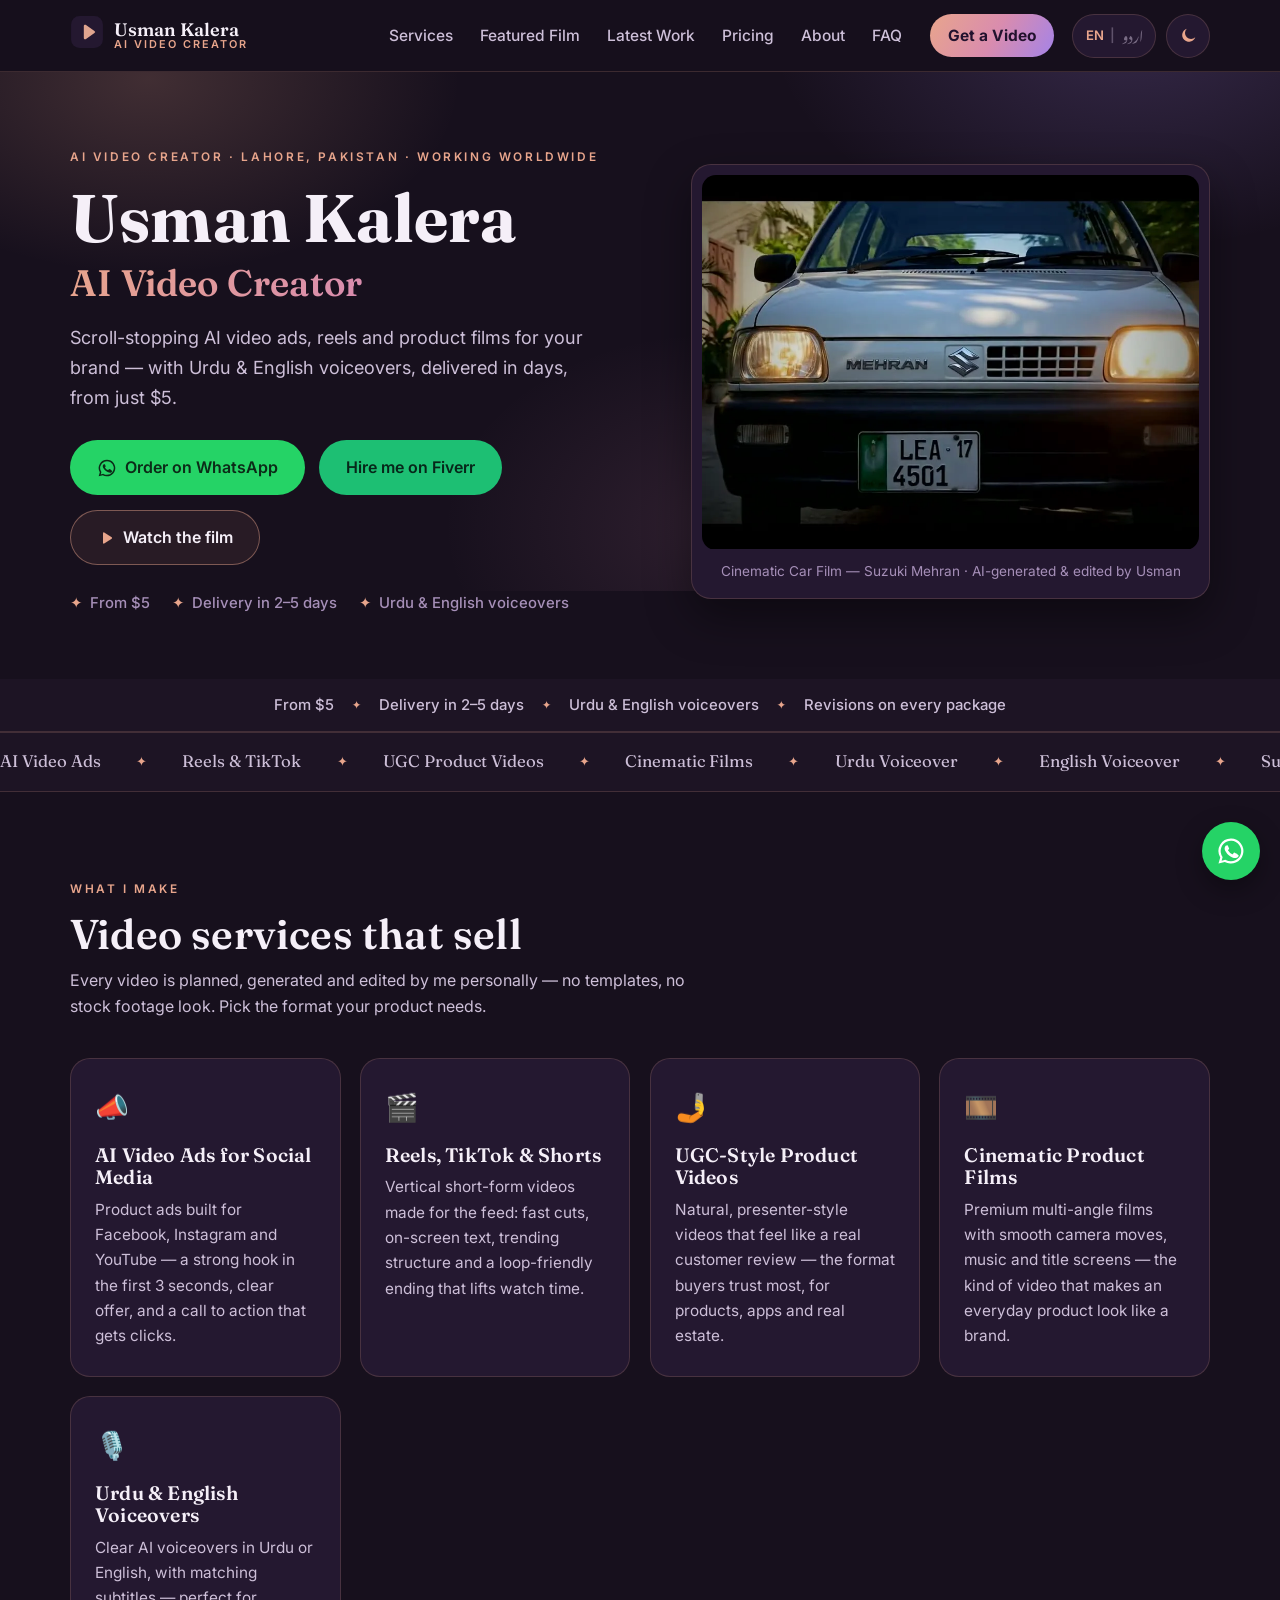
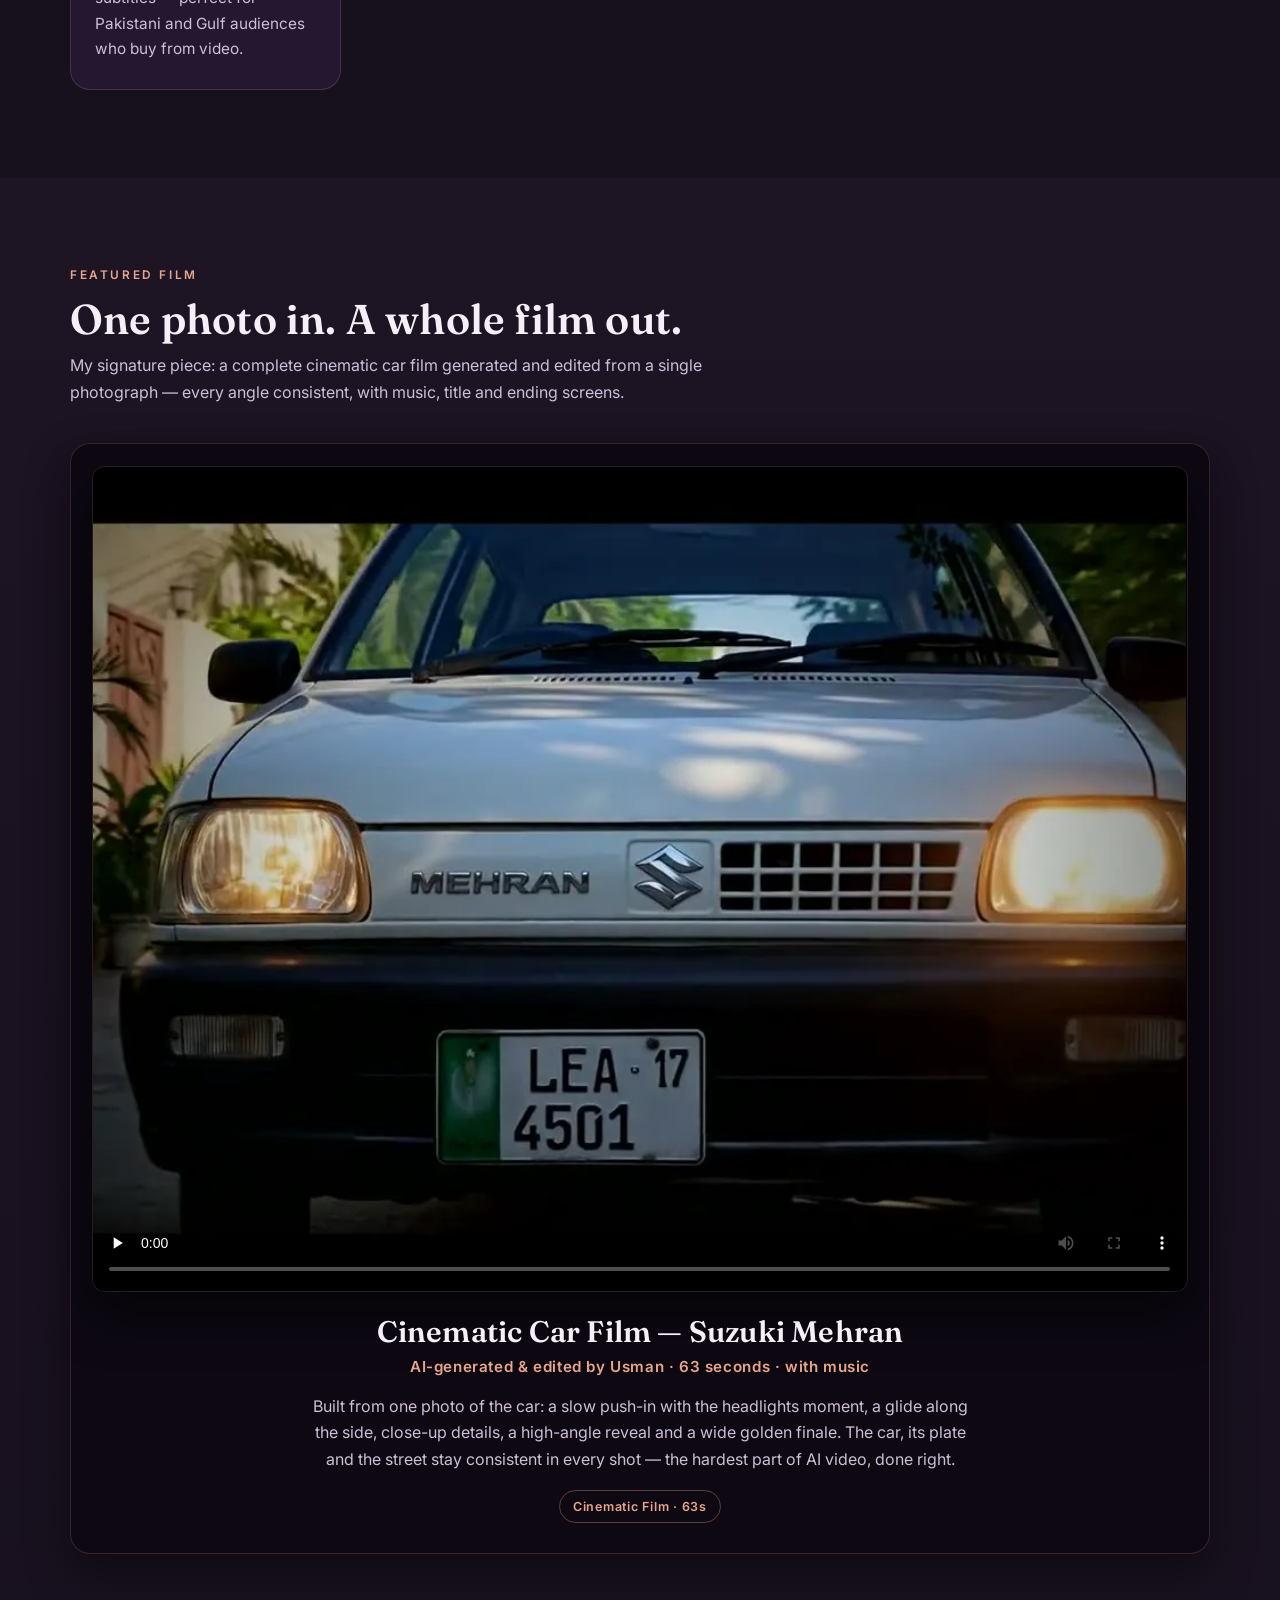
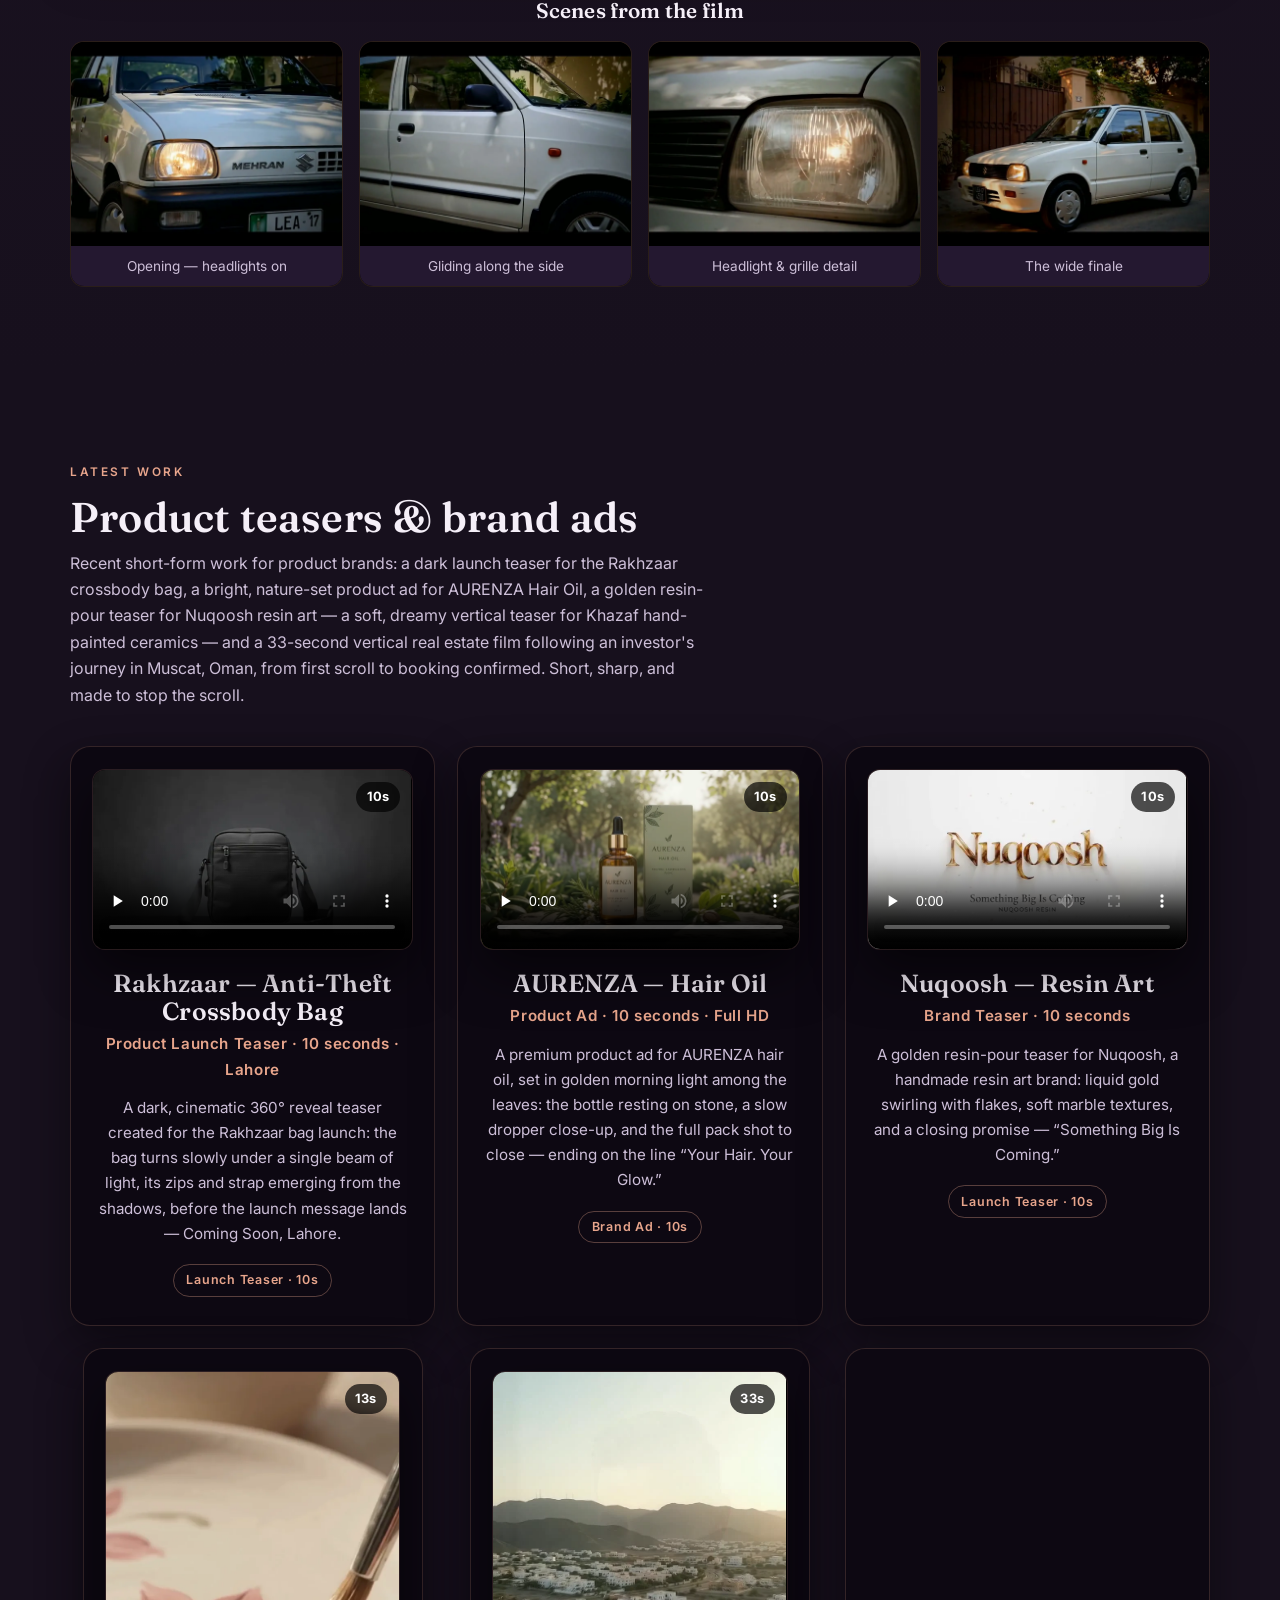
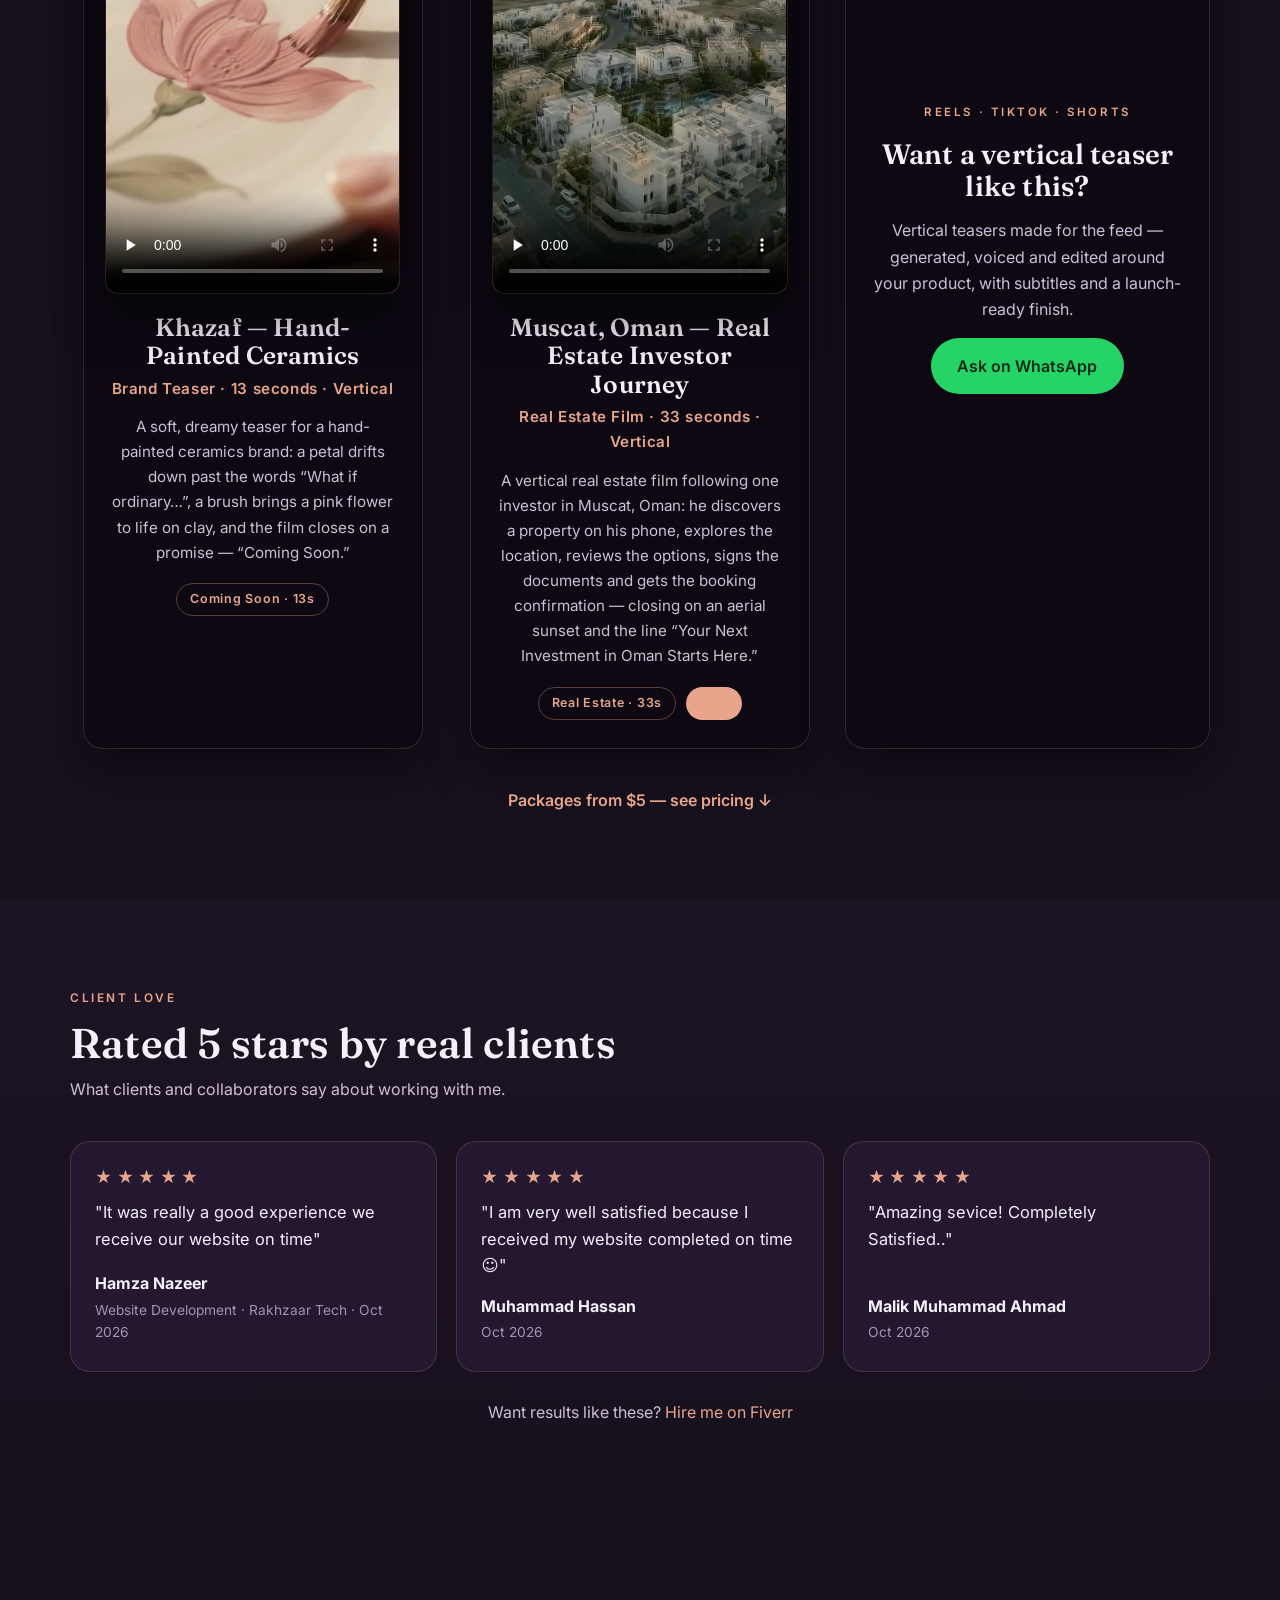
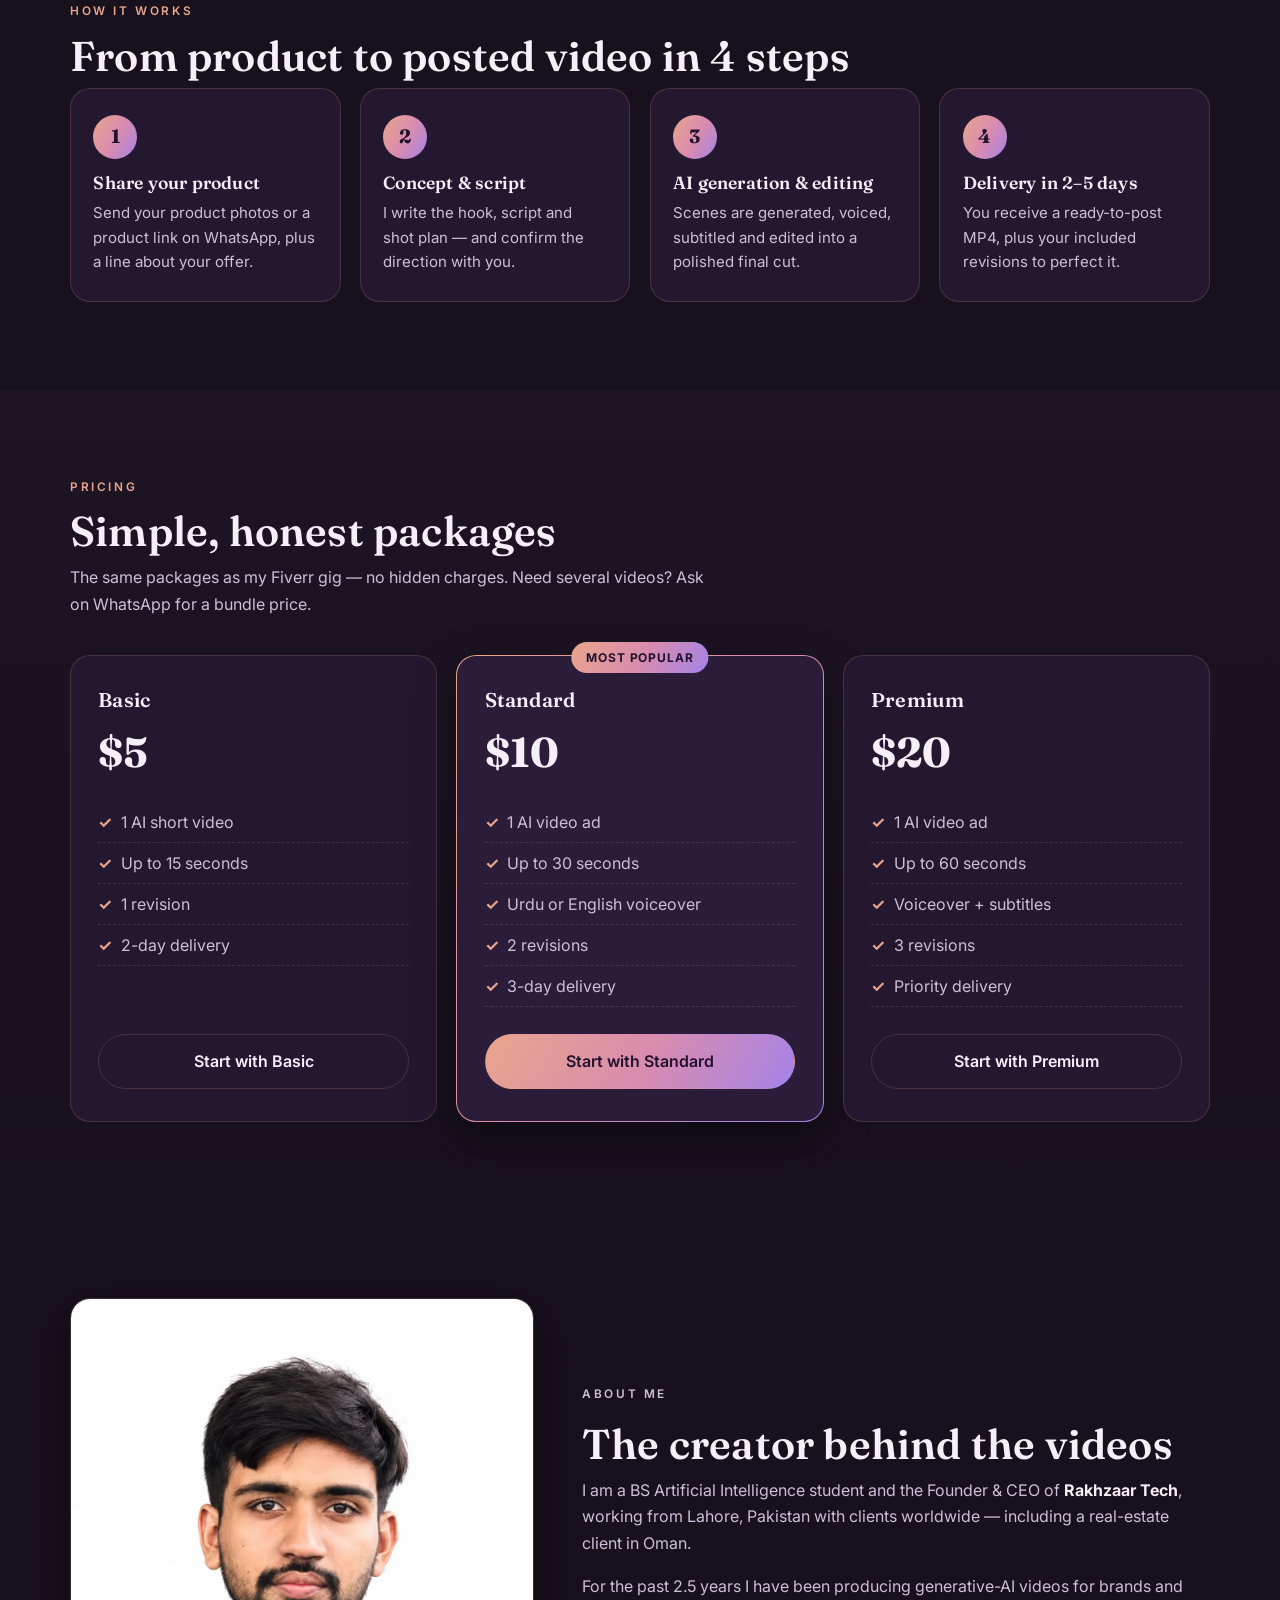
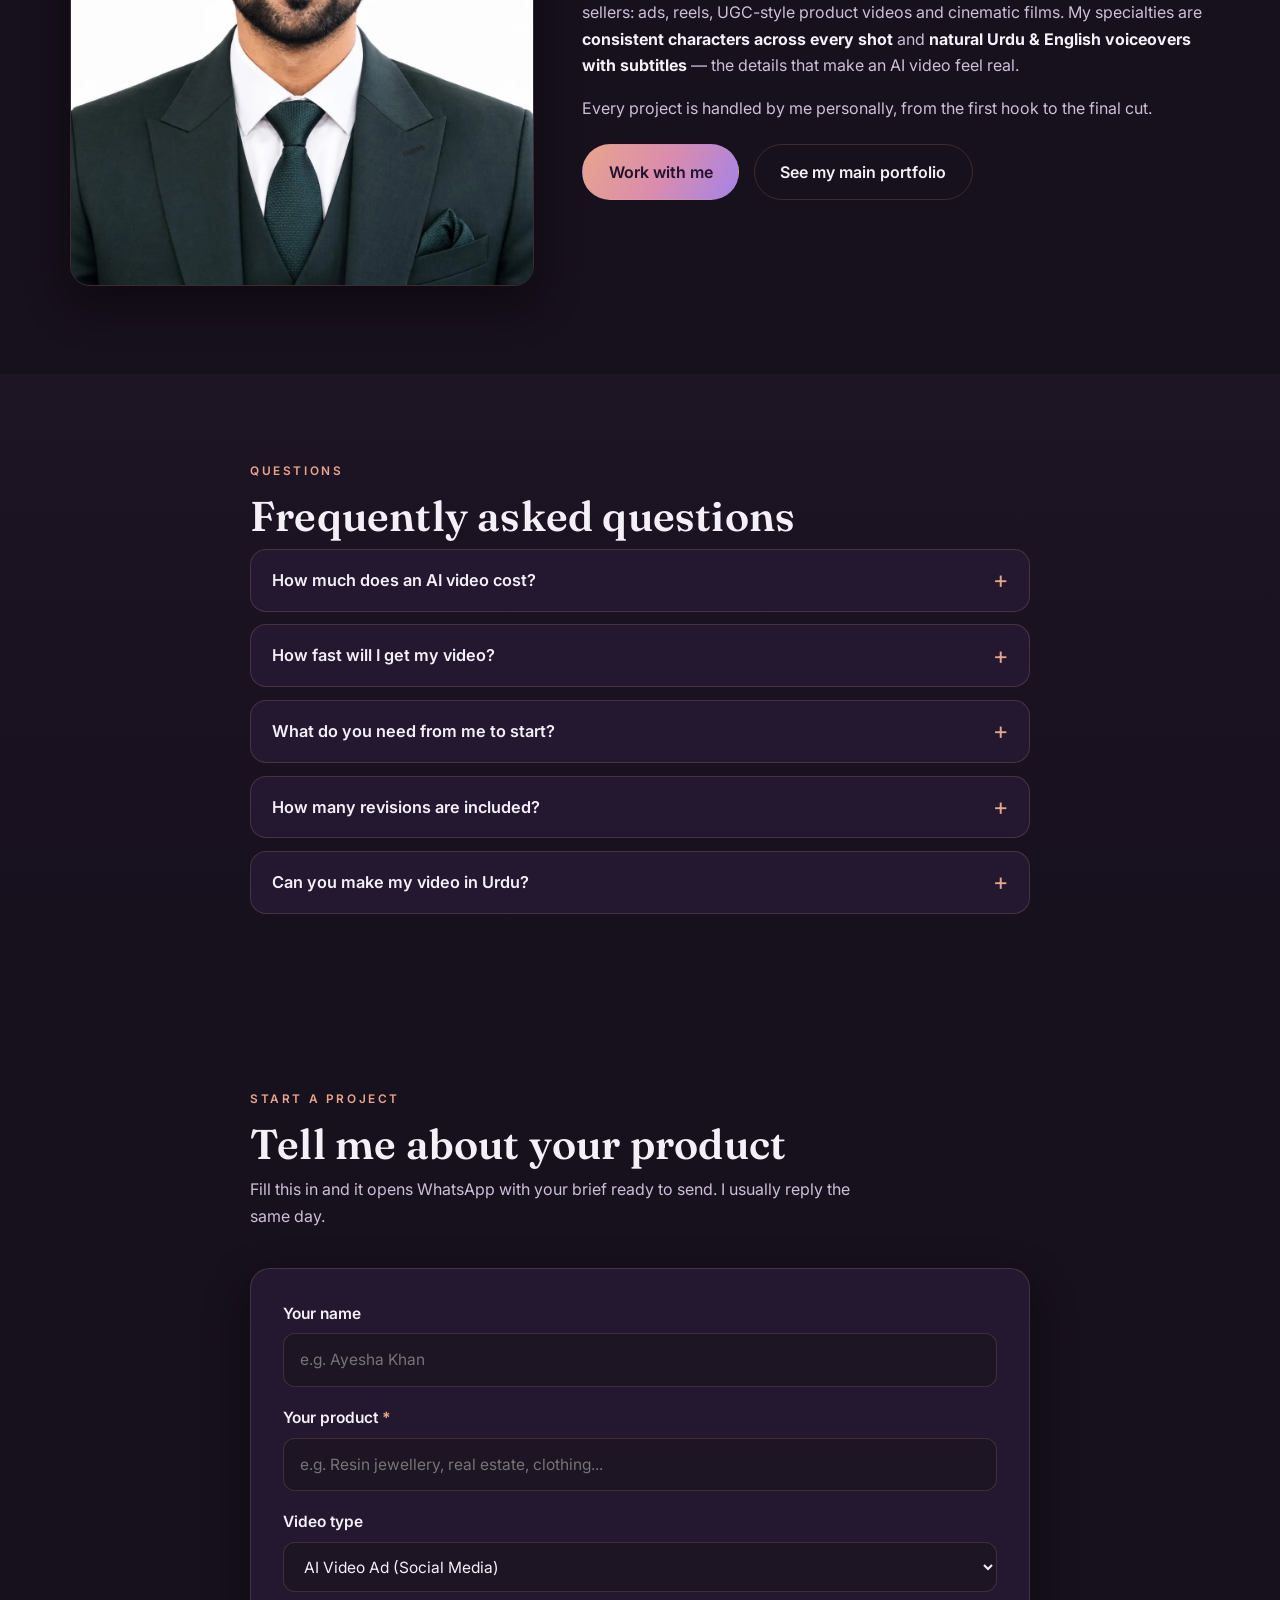
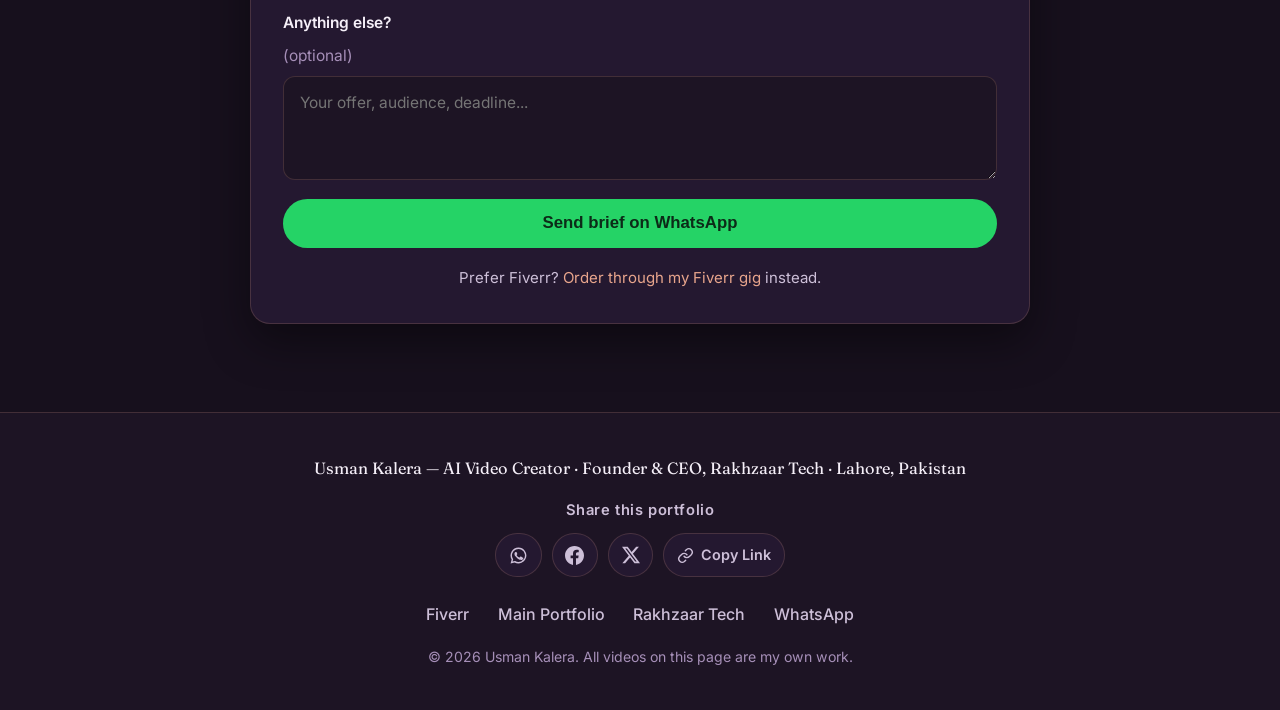
<file: index.html>
<!DOCTYPE html>
<html lang="en">
<head>
<meta charset="UTF-8">
<meta name="viewport" content="width=device-width, initial-scale=1.0">
<title>Usman Kalera — AI Video Creator | AI Video Ads, Reels &amp; UGC</title>
<meta name="description" content="AI video ads, reels &amp; UGC videos by Usman Kalera — cinematic product films with Urdu &amp; English voiceovers and subtitles. From $5, delivered in 2–5 days.">
<meta name="keywords" content="AI video creator, AI video ads, AI reels, TikTok video ads, UGC product videos, cinematic product film, Urdu voiceover, English voiceover, AI video editor, Fiverr AI video, Usman Kalera, Rakhzaar Tech">
<meta name="author" content="Usman Kalera">
<meta name="robots" content="index, follow">
<link rel="canonical" href="https://usmankalera-dev.github.io/ai-video-creator/">
<link rel="alternate" hreflang="en" href="https://usmankalera-dev.github.io/ai-video-creator/">
<link rel="alternate" hreflang="ur" href="https://usmankalera-dev.github.io/ai-video-creator/">
<link rel="alternate" hreflang="x-default" href="https://usmankalera-dev.github.io/ai-video-creator/">
<meta name="theme-color" id="themeColor" content="#17101d">
<link rel="icon" type="image/svg+xml" href="favicon.svg">
<link rel="icon" type="image/png" sizes="32x32" href="favicon-32.png">
<link rel="apple-touch-icon" sizes="180x180" href="apple-touch-icon.png">
<!-- Open Graph -->
<meta property="og:type" content="website">
<meta property="og:site_name" content="Usman Kalera — AI Video Creator">
<meta property="og:title" content="Usman Kalera — AI Video Creator | AI Video Ads, Reels &amp; UGC">
<meta property="og:description" content="Cinematic AI video ads, reels &amp; UGC product videos with Urdu &amp; English voiceovers. From $5, delivered in 2–5 days.">
<meta property="og:url" content="https://usmankalera-dev.github.io/ai-video-creator/">
<meta property="og:image" content="https://usmankalera-dev.github.io/ai-video-creator/assets/images/og-image.jpg">
<meta property="og:image:width" content="1200">
<meta property="og:image:height" content="630">
<meta property="og:image:alt" content="White Suzuki Mehran with headlights on — still from a cinematic AI car film by Usman Kalera">
<meta property="og:video" content="https://usmankalera-dev.github.io/ai-video-creator/assets/videos/mehran-cinematic.mp4">
<meta property="og:video:type" content="video/mp4">
<meta property="og:video:width" content="1104">
<meta property="og:video:height" content="832">
<!-- Twitter -->
<meta name="twitter:card" content="summary_large_image">
<meta name="twitter:title" content="Usman Kalera — AI Video Creator | AI Video Ads, Reels &amp; UGC">
<meta name="twitter:description" content="Cinematic AI video ads, reels &amp; UGC product videos with Urdu &amp; English voiceovers. From $5, delivered in 2–5 days.">
<meta name="twitter:image" content="https://usmankalera-dev.github.io/ai-video-creator/assets/images/og-image.jpg">
<meta name="twitter:image:alt" content="White Suzuki Mehran with headlights on — still from a cinematic AI car film by Usman Kalera">
<!-- Fonts -->
<link rel="preconnect" href="https://fonts.googleapis.com">
<link rel="preconnect" href="https://fonts.gstatic.com" crossorigin>
<link href="https://fonts.googleapis.com/css2?family=Fraunces:opsz,wght@9..144,500;9..144,600;9..144,700&family=Inter:wght@400;500;600;700&family=Noto+Nastaliq+Urdu:wght@400;500;600;700&display=swap" rel="stylesheet">
<link rel="stylesheet" href="style.css">
<script>(function(){try{var t=localStorage.getItem('uk-theme');if(t)document.documentElement.setAttribute('data-theme',t);var l=localStorage.getItem('uk-lang');if(l==='ur'){document.documentElement.setAttribute('lang','ur');document.documentElement.setAttribute('dir','rtl');}}catch(e){}})();</script>
<script type="application/ld+json">
{
  "@context": "https://schema.org",
  "@graph": [
    {
      "@type": "Person",
      "@id": "https://usmankalera-dev.github.io/ai-video-creator/#person",
      "name": "Usman Kalera",
      "jobTitle": "AI Video Creator",
      "url": "https://usmankalera-dev.github.io/ai-video-creator/",
      "image": "https://usmankalera-dev.github.io/ai-video-creator/assets/images/usman-kalera.jpg",
      "description": "AI video creator and Founder & CEO of Rakhzaar Tech, based in Lahore, Pakistan. Creates AI video ads, reels, UGC product videos and cinematic product films with Urdu and English voiceovers.",
      "address": { "@type": "PostalAddress", "addressLocality": "Lahore", "addressCountry": "PK" },
      "sameAs": [
        "https://www.fiverr.com/usman0_kalera",
        "https://usmankalera-dev.github.io/portfolio/"
      ]
    },
    {
      "@type": "ProfessionalService",
      "@id": "https://usmankalera-dev.github.io/ai-video-creator/#service",
      "name": "Usman Kalera — AI Video Creator",
      "url": "https://usmankalera-dev.github.io/ai-video-creator/",
      "image": "https://usmankalera-dev.github.io/ai-video-creator/assets/images/og-image.jpg",
      "priceRange": "$5 - $20",
      "telephone": "+92-318-7579301",
      "founder": { "@id": "https://usmankalera-dev.github.io/ai-video-creator/#person" },
      "address": { "@type": "PostalAddress", "addressLocality": "Lahore", "addressCountry": "PK" },
      "areaServed": "Worldwide",
      "makesOffer": [
        {
          "@type": "Offer",
          "name": "Basic — AI Short Video (up to 15s)",
          "price": "5",
          "priceCurrency": "USD",
          "description": "1 AI short video up to 15 seconds, 1 revision, 2-day delivery.",
          "itemOffered": { "@type": "Service", "name": "AI Short Video" }
        },
        {
          "@type": "Offer",
          "name": "Standard — AI Video Ad (up to 30s)",
          "price": "10",
          "priceCurrency": "USD",
          "description": "1 AI video ad up to 30 seconds with Urdu or English voiceover, 2 revisions, 3-day delivery.",
          "itemOffered": { "@type": "Service", "name": "AI Video Ad" }
        },
        {
          "@type": "Offer",
          "name": "Premium — AI Video Ad (up to 60s)",
          "price": "20",
          "priceCurrency": "USD",
          "description": "1 AI video ad up to 60 seconds with voiceover and subtitles, 3 revisions, priority delivery.",
          "itemOffered": { "@type": "Service", "name": "AI Video Ad with Subtitles" }
        }
      ]
    },
    {
      "@type": "FAQPage",
      "@id": "https://usmankalera-dev.github.io/ai-video-creator/#faq",
      "mainEntity": [
        {
          "@type": "Question",
          "name": "How much does an AI video cost?",
          "acceptedAnswer": { "@type": "Answer", "text": "Prices start at $5 for a Basic short video (up to 15s). The Standard package is $10 for a video ad up to 30s with voiceover, and Premium is $20 for up to 60s with voiceover and subtitles. For longer or multiple videos, message me on WhatsApp for a custom quote." }
        },
        {
          "@type": "Question",
          "name": "How fast will I get my video?",
          "acceptedAnswer": { "@type": "Answer", "text": "Delivery takes 2–5 days depending on the package: Basic in 2 days, Standard in 3 days, and Premium with priority delivery. If you have an urgent launch date, tell me on WhatsApp and I will confirm what is possible before you order." }
        },
        {
          "@type": "Question",
          "name": "What do you need from me to start?",
          "acceptedAnswer": { "@type": "Answer", "text": "Just your product photos or a link to your product page, your logo if you have one, and a few lines about your offer and who the video is for. I handle the concept, script, voiceover and editing — you simply review and approve." }
        },
        {
          "@type": "Question",
          "name": "How many revisions are included?",
          "acceptedAnswer": { "@type": "Answer", "text": "Basic includes 1 revision, Standard includes 2 revisions and Premium includes 3 revisions. Revisions cover tweaks to visuals, on-screen text and voiceover so the final video matches your brand." }
        },
        {
          "@type": "Question",
          "name": "Can you make my video in Urdu?",
          "acceptedAnswer": { "@type": "Answer", "text": "Yes. I produce AI voiceovers in both Urdu and English, and Premium videos include subtitles. Many of my clients sell in Pakistan and the Gulf, so Urdu voiceover with English subtitles is one of my most requested combinations." }
        }
      ]
    },
    {
      "@type": "VideoObject",
      "@id": "https://usmankalera-dev.github.io/ai-video-creator/#film-video",
      "name": "Cinematic Car Film — Suzuki Mehran",
      "description": "A 63-second cinematic car film generated and edited by Usman Kalera from a single photo of a white Suzuki Mehran: consistent multi-angle shots, a headlights sequence, music, and title and ending screens.",
      "thumbnailUrl": "https://usmankalera-dev.github.io/ai-video-creator/assets/images/poster-mehran.jpg",
      "contentUrl": "https://usmankalera-dev.github.io/ai-video-creator/assets/videos/mehran-cinematic.mp4",
      "uploadDate": "2026-10-23",
      "duration": "PT1M3S",
      "inLanguage": "en",
      "creator": { "@id": "https://usmankalera-dev.github.io/ai-video-creator/#person" }
    },
    {
      "@type": "VideoObject",
      "@id": "https://usmankalera-dev.github.io/ai-video-creator/#bag-teaser-video",
      "name": "Rakhzaar Anti-Theft Crossbody Bag — Launch Teaser",
      "description": "A dark, cinematic 10-second 360-degree reveal teaser created by Usman Kalera for the launch of the Rakhzaar anti-theft crossbody bag in Lahore: the bag rotates slowly under a single beam of light before the Coming Soon message lands.",
      "thumbnailUrl": "https://usmankalera-dev.github.io/ai-video-creator/assets/images/poster-bag.jpg",
      "contentUrl": "https://usmankalera-dev.github.io/ai-video-creator/assets/videos/rakhzaar-bag-teaser.mp4",
      "uploadDate": "2026-10-23",
      "duration": "PT10S",
      "inLanguage": "en",
      "creator": { "@id": "https://usmankalera-dev.github.io/ai-video-creator/#person" }
    },
    {
      "@type": "VideoObject",
      "@id": "https://usmankalera-dev.github.io/ai-video-creator/#aurenza-ad-video",
      "name": "AURENZA Hair Oil — Product Ad",
      "description": "A premium 10-second Full HD product ad created by Usman Kalera for AURENZA hair oil: golden morning light among the leaves, the bottle resting on stone, a slow dropper close-up and the full pack shot, closing on the line 'Your Hair. Your Glow.'",
      "thumbnailUrl": "https://usmankalera-dev.github.io/ai-video-creator/assets/images/poster-aurenza.jpg",
      "contentUrl": "https://usmankalera-dev.github.io/ai-video-creator/assets/videos/aurenza-hair-oil-ad.mp4",
      "uploadDate": "2026-10-23",
      "duration": "PT10S",
      "inLanguage": "en",
      "creator": { "@id": "https://usmankalera-dev.github.io/ai-video-creator/#person" }
    },
    {
      "@type": "VideoObject",
      "@id": "https://usmankalera-dev.github.io/ai-video-creator/#nuqoosh-teaser-video",
      "name": "Nuqoosh Resin Art — Brand Teaser",
      "description": "A golden 10-second brand teaser created by Usman Kalera for Nuqoosh, a handmade resin art brand: liquid gold resin swirling with gold flakes, soft marble textures, and a closing gold wordmark with the promise 'Something Big Is Coming.'",
      "thumbnailUrl": "https://usmankalera-dev.github.io/ai-video-creator/assets/images/poster-nuqoosh.jpg",
      "contentUrl": "https://usmankalera-dev.github.io/ai-video-creator/assets/videos/nuqoosh-resin-teaser.mp4",
      "uploadDate": "2026-10-23",
      "duration": "PT10S",
      "inLanguage": "en",
      "creator": { "@id": "https://usmankalera-dev.github.io/ai-video-creator/#person" }
    },
    {
      "@type": "VideoObject",
      "@id": "https://usmankalera-dev.github.io/ai-video-creator/#khazaf-teaser-video",
      "name": "Khazaf Hand-Painted Ceramics — Brand Teaser",
      "description": "A soft, dreamy 13-second vertical brand teaser created by Usman Kalera for Khazaf, a hand-painted ceramics brand: a petal drifts down past the words 'What if ordinary...', a brush paints a pink flower onto a ceramic plate, and the film closes on a promise — 'Coming Soon. Follow us to watch creativity bloom.'",
      "thumbnailUrl": "https://usmankalera-dev.github.io/ai-video-creator/assets/images/poster-khazaf.jpg",
      "contentUrl": "https://usmankalera-dev.github.io/ai-video-creator/assets/videos/khazaf-ceramics-teaser.mp4",
      "uploadDate": "2026-10-23",
      "duration": "PT13S",
      "inLanguage": "en",
      "creator": { "@id": "https://usmankalera-dev.github.io/ai-video-creator/#person" }
    },
    {
      "@type": "VideoObject",
      "@id": "https://usmankalera-dev.github.io/ai-video-creator/#oman-investor-video",
      "name": "Muscat, Oman — Real Estate Investor Journey",
      "description": "A 33-second vertical real estate film created by Usman Kalera following an investor in Muscat, Oman: from discovering a property on his phone, to exploring the location, signing the documents and receiving the booking confirmation — closing on an aerial sunset shot and the line 'Your Next Investment in Oman Starts Here.'",
      "thumbnailUrl": "https://usmankalera-dev.github.io/ai-video-creator/assets/images/poster-oman.jpg",
      "contentUrl": "https://usmankalera-dev.github.io/ai-video-creator/assets/videos/oman-investor-journey.mp4",
      "uploadDate": "2026-10-26",
      "duration": "PT33S",
      "inLanguage": "en",
      "creator": { "@id": "https://usmankalera-dev.github.io/ai-video-creator/#person" }
    }
  ]
}
</script>
</head>
<body>
<header class="site-header">
  <div class="container header-inner">
    <a class="brand" href="#top" aria-label="Usman Kalera — AI Video Creator, back to top" data-i18n-aria="brand_label">
      <span class="brand-mark" aria-hidden="true">
        <svg viewBox="0 0 64 64" width="34" height="34" aria-hidden="true"><rect x="2" y="2" width="60" height="60" rx="16" fill="#241830"/><path d="M26 20.5v23c0 1.8 2 2.9 3.5 2L46 34a2.4 2.4 0 0 0 0-4L29.5 18.5c-1.5-.9-3.5.2-3.5 2z" fill="#e0a58f"/></svg>
      </span>
      <span class="brand-text">Usman Kalera<small data-i18n="brand_role">AI Video Creator</small></span>
    </a>
    <div class="header-right">
      <nav class="site-nav" id="siteNav" aria-label="Main navigation" data-i18n-aria="nav_main_label">
        <a href="#services" data-i18n="nav_services">Services</a>
        <a href="#film" data-i18n="nav_film">Featured Film</a>
        <a href="#latest" data-i18n="nav_latest">Latest Work</a>
        <a href="#pricing" data-i18n="nav_pricing">Pricing</a>
        <a href="#about" data-i18n="nav_about">About</a>
        <a href="#faq" data-i18n="nav_faq">FAQ</a>
        <a class="nav-cta" href="#contact" data-i18n="nav_cta">Get a Video</a>
      </nav>
      <div class="hdr-actions">
        <button class="lang-toggle" id="langToggle" type="button" aria-label="Switch language / زبان تبدیل کریں">
          <span class="lang-opt is-active" data-lang-opt="en">EN</span><span class="lang-sep" aria-hidden="true">|</span><span class="lang-opt" data-lang-opt="ur">اردو</span>
        </button>
        <button class="theme-toggle" id="themeToggle" type="button" aria-label="Switch to light theme">
          <svg class="icon-moon" viewBox="0 0 24 24" width="19" height="19" aria-hidden="true" fill="currentColor"><path d="M20.6 14.2A8.5 8.5 0 1 1 9.8 3.4a7 7 0 1 0 10.8 10.8z"/></svg>
          <svg class="icon-sun" viewBox="0 0 24 24" width="19" height="19" aria-hidden="true" fill="none" stroke="currentColor" stroke-width="2" stroke-linecap="round"><circle cx="12" cy="12" r="4" fill="currentColor" stroke="none"/><path d="M12 2v2m0 16v2M2 12h2m16 0h2M4.9 4.9l1.4 1.4m11.4 11.4 1.4 1.4m0-14.2-1.4 1.4M6.3 17.7l-1.4 1.4"/></svg>
        </button>
      </div>
      <button class="nav-toggle" id="navToggle" aria-label="Open menu" aria-expanded="false" aria-controls="siteNav">
        <span></span><span></span><span></span>
      </button>
    </div>
  </div>
</header>

<main id="top">
  <!-- ============ HERO ============ -->
  <section class="hero">
    <div class="hero-glow" aria-hidden="true"></div>
    <div class="container hero-grid">
      <div class="hero-copy reveal">
        <p class="eyebrow" data-i18n="hero_eyebrow">AI Video Creator · Lahore, Pakistan · Working Worldwide</p>
        <h1>Usman Kalera <span class="h1-sub" data-i18n="hero_role">AI Video Creator</span></h1>
        <p class="value-prop" data-i18n="hero_prop">Scroll-stopping AI video ads, reels and product films for your brand — with Urdu &amp; English voiceovers, delivered in days, from just $5.</p>
        <div class="hero-ctas">
          <a class="btn btn-whatsapp" href="https://wa.me/923187579301?text=Hi%20Usman%2C%20I%20want%20an%20AI%20video%20for%20my%20product..." target="_blank" rel="noopener">
            <svg viewBox="0 0 24 24" width="20" height="20" aria-hidden="true" fill="currentColor"><path d="M12 2a10 10 0 0 0-8.6 15.1L2 22l5-1.3A10 10 0 1 0 12 2zm0 18.2a8.2 8.2 0 0 1-4.2-1.1l-.3-.2-3 .8.8-2.9-.2-.3A8.2 8.2 0 1 1 12 20.2zm4.6-6.1c-.3-.1-1.5-.7-1.7-.8-.2-.1-.4-.1-.6.1l-.8 1c-.1.2-.3.2-.5.1a6.7 6.7 0 0 1-3.3-2.9c-.3-.4 0-.5.2-.7l.5-.6c.1-.2.1-.4 0-.5l-.8-1.9c-.2-.5-.4-.4-.6-.4h-.5c-.2 0-.5.1-.7.3-.2.3-.9.9-.9 2.2s.9 2.5 1.1 2.7c.1.2 1.9 3 4.7 4.2.7.3 1.2.5 1.6.6.7.2 1.3.2 1.8.1.5-.1 1.5-.6 1.8-1.2.2-.6.2-1.1.1-1.2 0-.1-.2-.2-.5-.3z"/></svg>
            <span data-i18n="btn_whatsapp">Order on WhatsApp</span>
          </a>
          <a class="btn btn-fiverr" href="https://www.fiverr.com/usman0_kalera" target="_blank" rel="noopener" data-i18n="btn_fiverr">Hire me on Fiverr</a>
          <a class="btn btn-watch" href="#film">
            <svg viewBox="0 0 24 24" width="18" height="18" aria-hidden="true" fill="currentColor"><path d="M8 5.5v13c0 .8.9 1.3 1.6.9l10-6.5c.6-.4.6-1.4 0-1.8l-10-6.5c-.7-.4-1.6.1-1.6.9z"/></svg>
            <span data-i18n="btn_watch">Watch the film</span>
          </a>
        </div>
        <ul class="hero-points">
          <li data-i18n="hero_point1">From $5</li>
          <li data-i18n="hero_point2">Delivery in 2–5 days</li>
          <li data-i18n="hero_point3">Urdu &amp; English voiceovers</li>
        </ul>
      </div>
      <figure class="hero-media reveal">
        <video class="hero-video" autoplay muted loop playsinline preload="metadata"
               poster="assets/images/poster-mehran.webp"
               src="assets/videos/hero-loop.mp4"
               aria-label="Cinematic AI film of a white Suzuki Mehran by Usman Kalera" data-i18n-aria="hero_video_label"></video>
        <figcaption data-i18n="hero_caption">Cinematic Car Film — Suzuki Mehran · AI-generated &amp; edited by Usman</figcaption>
      </figure>
    </div>
  </section>

  <!-- ============ TRUST STRIP ============ -->
  <div class="trust-strip" aria-label="Good to know" data-i18n-aria="trust_label">
    <div class="container trust-inner">
      <span data-i18n="trust_1">From $5</span><span class="dot" aria-hidden="true">✦</span>
      <span data-i18n="trust_2">Delivery in 2–5 days</span><span class="dot" aria-hidden="true">✦</span>
      <span data-i18n="trust_3">Urdu &amp; English voiceovers</span><span class="dot" aria-hidden="true">✦</span>
      <span data-i18n="trust_4">Revisions on every package</span>
    </div>
  </div>

  <!-- ============ MARQUEE ============ -->
  <div class="marquee" aria-label="Skills" data-i18n-aria="marquee_label">
    <div class="marquee-track">
      <span data-i18n="mq_ads">AI Video Ads</span><span class="dot" aria-hidden="true">✦</span>
      <span data-i18n="mq_reels">Reels &amp; TikTok</span><span class="dot" aria-hidden="true">✦</span>
      <span data-i18n="mq_ugc">UGC Product Videos</span><span class="dot" aria-hidden="true">✦</span>
      <span data-i18n="mq_films">Cinematic Films</span><span class="dot" aria-hidden="true">✦</span>
      <span data-i18n="mq_urdu">Urdu Voiceover</span><span class="dot" aria-hidden="true">✦</span>
      <span data-i18n="mq_english">English Voiceover</span><span class="dot" aria-hidden="true">✦</span>
      <span data-i18n="mq_subs">Subtitles</span><span class="dot" aria-hidden="true">✦</span>
      <span data-i18n="mq_chars">Consistent Characters</span><span class="dot" aria-hidden="true">✦</span>
      <span aria-hidden="true">AI Video Ads</span><span class="dot" aria-hidden="true">✦</span>
      <span aria-hidden="true">Reels &amp; TikTok</span><span class="dot" aria-hidden="true">✦</span>
      <span aria-hidden="true">UGC Product Videos</span><span class="dot" aria-hidden="true">✦</span>
      <span aria-hidden="true">Cinematic Films</span><span class="dot" aria-hidden="true">✦</span>
      <span aria-hidden="true">Urdu Voiceover</span><span class="dot" aria-hidden="true">✦</span>
      <span aria-hidden="true">English Voiceover</span><span class="dot" aria-hidden="true">✦</span>
      <span aria-hidden="true">Subtitles</span><span class="dot" aria-hidden="true">✦</span>
      <span aria-hidden="true">Consistent Characters</span><span class="dot" aria-hidden="true">✦</span>
    </div>
  </div>

  <!-- ============ SERVICES ============ -->
  <section class="section" id="services">
    <div class="container">
      <p class="eyebrow reveal" data-i18n="svc_eyebrow">What I make</p>
      <h2 class="reveal" data-i18n="svc_h2">Video services that sell</h2>
      <p class="section-lead reveal" data-i18n="svc_lead">Every video is planned, generated and edited by me personally — no templates, no stock footage look. Pick the format your product needs.</p>
      <div class="cards services-grid">
        <article class="card reveal">
          <div class="card-icon" aria-hidden="true">📣</div>
          <h3 data-i18n="svc1_t">AI Video Ads for Social Media</h3>
          <p data-i18n="svc1_p">Product ads built for Facebook, Instagram and YouTube — a strong hook in the first 3 seconds, clear offer, and a call to action that gets clicks.</p>
        </article>
        <article class="card reveal">
          <div class="card-icon" aria-hidden="true">🎬</div>
          <h3 data-i18n="svc2_t">Reels, TikTok &amp; Shorts</h3>
          <p data-i18n="svc2_p">Vertical short-form videos made for the feed: fast cuts, on-screen text, trending structure and a loop-friendly ending that lifts watch time.</p>
        </article>
        <article class="card reveal">
          <div class="card-icon" aria-hidden="true">🤳</div>
          <h3 data-i18n="svc3_t">UGC-Style Product Videos</h3>
          <p data-i18n="svc3_p">Natural, presenter-style videos that feel like a real customer review — the format buyers trust most, for products, apps and real estate.</p>
        </article>
        <article class="card reveal">
          <div class="card-icon" aria-hidden="true">🎞️</div>
          <h3 data-i18n="svc4_t">Cinematic Product Films</h3>
          <p data-i18n="svc4_p">Premium multi-angle films with smooth camera moves, music and title screens — the kind of video that makes an everyday product look like a brand.</p>
        </article>
        <article class="card reveal">
          <div class="card-icon" aria-hidden="true">🎙️</div>
          <h3 data-i18n="svc5_t">Urdu &amp; English Voiceovers</h3>
          <p data-i18n="svc5_p">Clear AI voiceovers in Urdu or English, with matching subtitles — perfect for Pakistani and Gulf audiences who buy from video.</p>
        </article>
      </div>
    </div>
  </section>

  <!-- ============ FEATURED FILM ============ -->
  <section class="section section-alt" id="film">
    <div class="container">
      <p class="eyebrow reveal" data-i18n="film_eyebrow">Featured film</p>
      <h2 class="reveal" data-i18n="film_h2">One photo in. A whole film out.</h2>
      <p class="section-lead reveal" data-i18n="film_lead">My signature piece: a complete cinematic car film generated and edited from a single photograph — every angle consistent, with music, title and ending screens.</p>

      <article class="film-card reveal">
        <div class="film-player">
          <video class="film-video" preload="none" playsinline controls
                 poster="assets/images/poster-mehran.webp"
                 src="assets/videos/mehran-cinematic.mp4"
                 aria-label="Cinematic car film of a Suzuki Mehran, 63 seconds" data-i18n-aria="film_video_label"></video>
        </div>
        <div class="film-meta">
          <h3 data-i18n="film_title">Cinematic Car Film — Suzuki Mehran</h3>
          <p class="film-caption" data-i18n="film_caption">AI-generated &amp; edited by Usman · 63 seconds · with music</p>
          <p data-i18n="film_desc">Built from one photo of the car: a slow push-in with the headlights moment, a glide along the side, close-up details, a high-angle reveal and a wide golden finale. The car, its plate and the street stay consistent in every shot — the hardest part of AI video, done right.</p>
          <span class="tag" data-i18n="film_tag">Cinematic Film · 63s</span>
        </div>
      </article>

      <h3 class="strip-title reveal" data-i18n="strip_title">Scenes from the film</h3>
      <div class="film-strip reveal">
        <figure class="strip-item" tabindex="0" role="button" data-index="0" aria-haspopup="dialog">
          <picture><source srcset="assets/images/strip-1.webp" type="image/webp"><img src="assets/images/strip-1.jpg" alt="Front three-quarter view of the white Suzuki Mehran with its headlight switched on, showing the Mehran badge" data-i18n-alt="strip_alt1" loading="lazy" width="1104" height="832"></picture>
          <figcaption data-i18n="strip_cap1">Opening — headlights on</figcaption>
        </figure>
        <figure class="strip-item" tabindex="0" role="button" data-index="1" aria-haspopup="dialog">
          <picture><source srcset="assets/images/strip-2.webp" type="image/webp"><img src="assets/images/strip-2.jpg" alt="Side profile of the white Suzuki Mehran, gliding along the doors towards the front wheel" data-i18n-alt="strip_alt2" loading="lazy" width="1104" height="832"></picture>
          <figcaption data-i18n="strip_cap2">Gliding along the side</figcaption>
        </figure>
        <figure class="strip-item" tabindex="0" role="button" data-index="2" aria-haspopup="dialog">
          <picture><source srcset="assets/images/strip-3.webp" type="image/webp"><img src="assets/images/strip-3.jpg" alt="Close-up of the Suzuki Mehran headlight and grille with the lamp lit" data-i18n-alt="strip_alt3" loading="lazy" width="1104" height="832"></picture>
          <figcaption data-i18n="strip_cap3">Headlight &amp; grille detail</figcaption>
        </figure>
        <figure class="strip-item" tabindex="0" role="button" data-index="3" aria-haspopup="dialog">
          <picture><source srcset="assets/images/strip-4.webp" type="image/webp"><img src="assets/images/strip-4.jpg" alt="Wide final shot of the white Suzuki Mehran parked outside a house gate in warm evening light" data-i18n-alt="strip_alt4" loading="lazy" width="1104" height="832"></picture>
          <figcaption data-i18n="strip_cap4">The wide finale</figcaption>
        </figure>
      </div>
    </div>
  </section>

  <!-- ============ LATEST WORK ============ -->
  <section class="section" id="latest">
    <div class="container">
      <p class="eyebrow reveal" data-i18n="latest_eyebrow">Latest work</p>
      <h2 class="reveal" data-i18n="latest_h2">Product teasers &amp; brand ads</h2>
      <p class="section-lead reveal" data-i18n="latest_lead">Recent short-form work for product brands: a dark launch teaser for the Rakhzaar crossbody bag, a bright, nature-set product ad for AURENZA Hair Oil, a golden resin-pour teaser for Nuqoosh resin art — a soft, dreamy vertical teaser for Khazaf hand-painted ceramics — and a 33-second vertical real estate film following an investor's journey in Muscat, Oman, from first scroll to booking confirmed. Short, sharp, and made to stop the scroll.</p>

      <div class="latest-grid">
      <article class="film-card latest-card reveal">
        <div class="film-player">
          <video class="film-video wide hd" preload="none" playsinline controls
                 poster="assets/images/poster-bag.webp"
                 src="assets/videos/rakhzaar-bag-teaser.mp4"
                 aria-label="Launch teaser video for the Rakhzaar anti-theft crossbody bag, 10 seconds" data-i18n-aria="latest_video_label"></video>
          <span class="duration-badge">10s</span>
        </div>
        <div class="film-meta">
          <h3 data-i18n="latest_title">Rakhzaar — Anti-Theft Crossbody Bag</h3>
          <p class="film-caption" data-i18n="latest_caption">Product Launch Teaser · 10 seconds · Lahore</p>
          <p data-i18n="latest_desc">A dark, cinematic 360° reveal teaser created for the Rakhzaar bag launch: the bag turns slowly under a single beam of light, its zips and strap emerging from the shadows, before the launch message lands — Coming Soon, Lahore.</p>
          <span class="tag" data-i18n="latest_tag">Launch Teaser · 10s</span>
        </div>
      </article>

      <article class="film-card latest-card reveal">
        <div class="film-player">
          <video class="film-video wide hd" preload="none" playsinline controls
                 poster="assets/images/poster-aurenza.webp"
                 src="assets/videos/aurenza-hair-oil-ad.mp4"
                 aria-label="Product ad video for AURENZA hair oil, 10 seconds" data-i18n-aria="latest2_video_label"></video>
          <span class="duration-badge">10s</span>
        </div>
        <div class="film-meta">
          <h3 data-i18n="latest2_title">AURENZA — Hair Oil</h3>
          <p class="film-caption" data-i18n="latest2_caption">Product Ad · 10 seconds · Full HD</p>
          <p data-i18n="latest2_desc">A premium product ad for AURENZA hair oil, set in golden morning light among the leaves: the bottle resting on stone, a slow dropper close-up, and the full pack shot to close — ending on the line “Your Hair. Your Glow.”</p>
          <span class="tag" data-i18n="latest2_tag">Brand Ad · 10s</span>
        </div>
      </article>

      <article class="film-card latest-card reveal">
        <div class="film-player">
          <video class="film-video wide hd" preload="none" playsinline controls
                 poster="assets/images/poster-nuqoosh.webp"
                 src="assets/videos/nuqoosh-resin-teaser.mp4"
                 aria-label="Brand teaser video for Nuqoosh resin art, 10 seconds" data-i18n-aria="latest3_video_label"></video>
          <span class="duration-badge">10s</span>
        </div>
        <div class="film-meta">
          <h3 data-i18n="latest3_title">Nuqoosh — Resin Art</h3>
          <p class="film-caption" data-i18n="latest3_caption">Brand Teaser · 10 seconds</p>
          <p data-i18n="latest3_desc">A golden resin-pour teaser for Nuqoosh, a handmade resin art brand: liquid gold swirling with flakes, soft marble textures, and a closing promise — “Something Big Is Coming.”</p>
          <span class="tag" data-i18n="latest3_tag">Launch Teaser · 10s</span>
        </div>
      </article>

      <article class="film-card latest-card latest-card-portrait reveal">
        <div class="film-player">
          <video class="film-video portrait" preload="none" playsinline controls
                 poster="assets/images/poster-khazaf.webp"
                 src="assets/videos/khazaf-ceramics-teaser.mp4"
                 aria-label="Brand teaser video for Khazaf hand-painted ceramics, 13 seconds, vertical" data-i18n-aria="latest4_video_label"></video>
          <span class="duration-badge">13s</span>
        </div>
        <div class="film-meta">
          <h3 data-i18n="latest4_title">Khazaf — Hand-Painted Ceramics</h3>
          <p class="film-caption" data-i18n="latest4_caption">Brand Teaser · 13 seconds · Vertical</p>
          <p data-i18n="latest4_desc">A soft, dreamy teaser for a hand-painted ceramics brand: a petal drifts down past the words “What if ordinary…”, a brush brings a pink flower to life on clay, and the film closes on a promise — “Coming Soon.”</p>
          <span class="tag" data-i18n="latest4_tag">Coming Soon · 13s</span>
        </div>
      </article>

      <article class="film-card latest-card latest-card-portrait reveal">
        <div class="film-player">
          <video class="film-video portrait" preload="none" playsinline controls
                 poster="assets/images/poster-oman.webp"
                 src="assets/videos/oman-investor-journey.mp4"
                 aria-label="Real estate film of an investor journey in Muscat, Oman, 33 seconds, vertical" data-i18n-aria="latest5_video_label"></video>
          <span class="duration-badge">33s</span>
        </div>
        <div class="film-meta">
          <h3 data-i18n="latest5_title">Muscat, Oman — Real Estate Investor Journey</h3>
          <p class="film-caption" data-i18n="latest5_caption">Real Estate Film · 33 seconds · Vertical</p>
          <p data-i18n="latest5_desc">A vertical real estate film following one investor in Muscat, Oman: he discovers a property on his phone, explores the location, reviews the options, signs the documents and gets the booking confirmation — closing on an aerial sunset and the line “Your Next Investment in Oman Starts Here.”</p>
          <span class="tag" data-i18n="latest5_tag">Real Estate · 33s</span> <span class="tag tag-new" data-i18n="latest5_new">New</span>
        </div>
      </article>

      <article class="cta-card reveal">
        <p class="cta-eyebrow" data-i18n="cta_eyebrow">Reels · TikTok · Shorts</p>
        <h3 data-i18n="cta_h">Want a vertical teaser like this?</h3>
        <p data-i18n="cta_p">Vertical teasers made for the feed — generated, voiced and edited around your product, with subtitles and a launch-ready finish.</p>
        <a class="btn btn-whatsapp" href="https://wa.me/923187579301?text=Hi%20Usman%2C%20I%20want%20a%20vertical%20teaser%20(Reel%20%2F%20TikTok%20%2F%20Short)%20for%20my%20product." target="_blank" rel="noopener" data-i18n="cta_btn">Ask on WhatsApp</a>
      </article>
      </div>

      <p class="pricing-anchor reveal"><a href="#pricing" data-i18n="price_anchor">Packages from $5 — see pricing ↓</a></p>
    </div>
  </section>

  <!-- ============ REVIEWS ============ -->
  <section class="section section-alt" id="reviews">
    <div class="container">
      <p class="eyebrow reveal" data-i18n="rev_eyebrow">Client love</p>
      <h2 class="reveal" data-i18n="rev_h2">Rated 5 stars by real clients</h2>
      <p class="section-lead reveal" data-i18n="rev_lead">What clients and collaborators say about working with me.</p>
      <div class="reviews-grid">
        <figure class="review-card reveal">
          <div class="stars" aria-hidden="true">★★★★★</div>
          <blockquote data-i18n="rev1_q">"It was really a good experience we receive our website on time"</blockquote>
          <figcaption>
            <span class="r-name">Hamza Nazeer</span>
            <span class="r-role" data-i18n="rev1_role">Website Development · Rakhzaar Tech · Oct 2026</span>
          </figcaption>
        </figure>
        <figure class="review-card reveal">
          <div class="stars" aria-hidden="true">★★★★★</div>
          <blockquote data-i18n="rev2_q">"I am very well satisfied because I received my website completed on time ☺️"</blockquote>
          <figcaption>
            <span class="r-name">Muhammad Hassan</span>
            <span class="r-role" data-i18n="rev2_role">Oct 2026</span>
          </figcaption>
        </figure>
        <figure class="review-card reveal">
          <div class="stars" aria-hidden="true">★★★★★</div>
          <blockquote data-i18n="rev3_q">"Amazing sevice! Completely Satisfied.."</blockquote>
          <figcaption>
            <span class="r-name">Malik Muhammad Ahmad</span>
            <span class="r-role" data-i18n="rev3_role">Oct 2026</span>
          </figcaption>
        </figure>
      </div>
      <p class="reviews-cta reveal"><span data-i18n="rev_cta_pre">Want results like these?</span> <a href="https://www.fiverr.com/usman0_kalera" target="_blank" rel="noopener" data-i18n="rev_cta_link">Hire me on Fiverr</a></p>
    </div>
  </section>

  <!-- ============ PROCESS ============ -->
  <section class="section" id="process">
    <div class="container">
      <p class="eyebrow reveal" data-i18n="proc_eyebrow">How it works</p>
      <h2 class="reveal" data-i18n="proc_h2">From product to posted video in 4 steps</h2>
      <ol class="process-grid">
        <li class="process-step reveal">
          <span class="step-num" aria-hidden="true">1</span>
          <h3 data-i18n="proc1_t">Share your product</h3>
          <p data-i18n="proc1_p">Send your product photos or a product link on WhatsApp, plus a line about your offer.</p>
        </li>
        <li class="process-step reveal">
          <span class="step-num" aria-hidden="true">2</span>
          <h3 data-i18n="proc2_t">Concept &amp; script</h3>
          <p data-i18n="proc2_p">I write the hook, script and shot plan — and confirm the direction with you.</p>
        </li>
        <li class="process-step reveal">
          <span class="step-num" aria-hidden="true">3</span>
          <h3 data-i18n="proc3_t">AI generation &amp; editing</h3>
          <p data-i18n="proc3_p">Scenes are generated, voiced, subtitled and edited into a polished final cut.</p>
        </li>
        <li class="process-step reveal">
          <span class="step-num" aria-hidden="true">4</span>
          <h3 data-i18n="proc4_t">Delivery in 2–5 days</h3>
          <p data-i18n="proc4_p">You receive a ready-to-post MP4, plus your included revisions to perfect it.</p>
        </li>
      </ol>
    </div>
  </section>

  <!-- ============ PRICING ============ -->
  <section class="section section-alt" id="pricing">
    <div class="container">
      <p class="eyebrow reveal" data-i18n="price_eyebrow">Pricing</p>
      <h2 class="reveal" data-i18n="price_h2">Simple, honest packages</h2>
      <p class="section-lead reveal" data-i18n="price_lead">The same packages as my Fiverr gig — no hidden charges. Need several videos? Ask on WhatsApp for a bundle price.</p>
      <div class="pricing-grid">
        <article class="price-card reveal">
          <h3 data-i18n="price_basic_name">Basic</h3>
          <p class="price">$5</p>
          <ul>
            <li data-i18n="li_short">1 AI short video</li>
            <li data-i18n="li_15">Up to 15 seconds</li>
            <li data-i18n="li_rev1">1 revision</li>
            <li data-i18n="li_del2">2-day delivery</li>
          </ul>
          <a class="btn btn-ghost" href="https://wa.me/923187579301?text=Hi%20Usman%2C%20I%20want%20the%20Basic%20package%20(%245)%20for%20an%20AI%20short%20video." target="_blank" rel="noopener" data-i18n="price_btn_basic">Start with Basic</a>
        </article>
        <article class="price-card featured reveal">
          <p class="badge" data-i18n="price_badge">Most Popular</p>
          <h3 data-i18n="price_standard_name">Standard</h3>
          <p class="price">$10</p>
          <ul>
            <li data-i18n="li_ad">1 AI video ad</li>
            <li data-i18n="li_30">Up to 30 seconds</li>
            <li data-i18n="li_vo">Urdu or English voiceover</li>
            <li data-i18n="li_rev2">2 revisions</li>
            <li data-i18n="li_del3">3-day delivery</li>
          </ul>
          <a class="btn btn-primary" href="https://wa.me/923187579301?text=Hi%20Usman%2C%20I%20want%20the%20Standard%20package%20(%2410)%20for%20an%20AI%20video%20ad." target="_blank" rel="noopener" data-i18n="price_btn_standard">Start with Standard</a>
        </article>
        <article class="price-card reveal">
          <h3 data-i18n="price_premium_name">Premium</h3>
          <p class="price">$20</p>
          <ul>
            <li data-i18n="li_ad">1 AI video ad</li>
            <li data-i18n="li_60">Up to 60 seconds</li>
            <li data-i18n="li_vo_sub">Voiceover + subtitles</li>
            <li data-i18n="li_rev3">3 revisions</li>
            <li data-i18n="li_del_pri">Priority delivery</li>
          </ul>
          <a class="btn btn-ghost" href="https://wa.me/923187579301?text=Hi%20Usman%2C%20I%20want%20the%20Premium%20package%20(%2420)%20for%20an%20AI%20video%20ad." target="_blank" rel="noopener" data-i18n="price_btn_premium">Start with Premium</a>
        </article>
      </div>
    </div>
  </section>

  <!-- ============ ABOUT ============ -->
  <section class="section" id="about">
    <div class="container about-grid">
      <figure class="about-photo reveal">
        <picture><source srcset="assets/images/usman-kalera.webp" type="image/webp"><img src="assets/images/usman-kalera.jpg" alt="Studio portrait of Usman Kalera, AI video creator and founder of Rakhzaar Tech" data-i18n-alt="about_img_alt" loading="lazy" width="1114" height="1411"></picture>
      </figure>
      <div class="about-copy reveal">
        <p class="eyebrow" data-i18n="about_eyebrow">About me</p>
        <h2 data-i18n="about_h2">The creator behind the videos</h2>
        <p data-i18n="about_p1">I am a BS Artificial Intelligence student and the Founder &amp; CEO of <strong>Rakhzaar Tech</strong>, working from Lahore, Pakistan with clients worldwide — including a real-estate client in Oman.</p>
        <p data-i18n="about_p2">For the past 2.5 years I have been producing generative-AI videos for brands and sellers: ads, reels, UGC-style product videos and cinematic films. My specialties are <strong>consistent characters across every shot</strong> and <strong>natural Urdu &amp; English voiceovers with subtitles</strong> — the details that make an AI video feel real.</p>
        <p data-i18n="about_p3">Every project is handled by me personally, from the first hook to the final cut.</p>
        <div class="about-ctas">
          <a class="btn btn-primary" href="#contact" data-i18n="about_btn1">Work with me</a>
          <a class="btn btn-ghost" href="https://usmankalera-dev.github.io/portfolio/" target="_blank" rel="noopener" data-i18n="about_btn2">See my main portfolio</a>
        </div>
      </div>
    </div>
  </section>

  <!-- ============ FAQ ============ -->
  <section class="section section-alt" id="faq">
    <div class="container narrow">
      <p class="eyebrow reveal" data-i18n="faq_eyebrow">Questions</p>
      <h2 class="reveal" data-i18n="faq_h2">Frequently asked questions</h2>
      <div class="faq-list">
        <div class="faq-item reveal">
          <h3 class="faq-q"><button class="faq-toggle" aria-expanded="false"><span data-i18n="faq_q1">How much does an AI video cost?</span><span class="faq-icon" aria-hidden="true">+</span></button></h3>
          <div class="faq-a" hidden>
            <p data-i18n="faq_a1">Prices start at $5 for a Basic short video (up to 15s). The Standard package is $10 for a video ad up to 30s with voiceover, and Premium is $20 for up to 60s with voiceover and subtitles. For longer or multiple videos, message me on WhatsApp for a custom quote.</p>
          </div>
        </div>
        <div class="faq-item reveal">
          <h3 class="faq-q"><button class="faq-toggle" aria-expanded="false"><span data-i18n="faq_q2">How fast will I get my video?</span><span class="faq-icon" aria-hidden="true">+</span></button></h3>
          <div class="faq-a" hidden>
            <p data-i18n="faq_a2">Delivery takes 2–5 days depending on the package: Basic in 2 days, Standard in 3 days, and Premium with priority delivery. If you have an urgent launch date, tell me on WhatsApp and I will confirm what is possible before you order.</p>
          </div>
        </div>
        <div class="faq-item reveal">
          <h3 class="faq-q"><button class="faq-toggle" aria-expanded="false"><span data-i18n="faq_q3">What do you need from me to start?</span><span class="faq-icon" aria-hidden="true">+</span></button></h3>
          <div class="faq-a" hidden>
            <p data-i18n="faq_a3">Just your product photos or a link to your product page, your logo if you have one, and a few lines about your offer and who the video is for. I handle the concept, script, voiceover and editing — you simply review and approve.</p>
          </div>
        </div>
        <div class="faq-item reveal">
          <h3 class="faq-q"><button class="faq-toggle" aria-expanded="false"><span data-i18n="faq_q4">How many revisions are included?</span><span class="faq-icon" aria-hidden="true">+</span></button></h3>
          <div class="faq-a" hidden>
            <p data-i18n="faq_a4">Basic includes 1 revision, Standard includes 2 revisions and Premium includes 3 revisions. Revisions cover tweaks to visuals, on-screen text and voiceover so the final video matches your brand.</p>
          </div>
        </div>
        <div class="faq-item reveal">
          <h3 class="faq-q"><button class="faq-toggle" aria-expanded="false"><span data-i18n="faq_q5">Can you make my video in Urdu?</span><span class="faq-icon" aria-hidden="true">+</span></button></h3>
          <div class="faq-a" hidden>
            <p data-i18n="faq_a5">Yes. I produce AI voiceovers in both Urdu and English, and Premium videos include subtitles. Many of my clients sell in Pakistan and the Gulf, so Urdu voiceover with English subtitles is one of my most requested combinations.</p>
          </div>
        </div>
      </div>
    </div>
  </section>

  <!-- ============ CONTACT ============ -->
  <section class="section" id="contact">
    <div class="container narrow">
      <p class="eyebrow reveal" data-i18n="contact_eyebrow">Start a project</p>
      <h2 class="reveal" data-i18n="contact_h2">Tell me about your product</h2>
      <p class="section-lead reveal" data-i18n="contact_lead">Fill this in and it opens WhatsApp with your brief ready to send. I usually reply the same day.</p>
      <form class="brief-form reveal" id="briefForm">
        <label>
          <span data-i18n="form_name">Your name</span>
          <input type="text" id="bfName" name="name" placeholder="e.g. Ayesha Khan" data-i18n-ph="form_name_ph" autocomplete="name">
        </label>
        <label>
          <span><span data-i18n="form_product">Your product</span> <span class="req-mark" aria-hidden="true">*</span></span>
          <input type="text" id="bfProduct" name="product" placeholder="e.g. Resin jewellery, real estate, clothing..." data-i18n-ph="form_product_ph" aria-describedby="bfProductError">
          <span class="form-error" id="bfProductError" role="alert" hidden data-i18n="form_product_error">Please tell me what your product is — a few words are enough.</span>
        </label>
        <label>
          <span data-i18n="form_type">Video type</span>
          <select id="bfType" name="type">
            <option value="AI Video Ad (Social Media)" data-i18n="form_opt1">AI Video Ad (Social Media)</option>
            <option value="Reel / TikTok / Short" data-i18n="form_opt2">Reel / TikTok / Short</option>
            <option value="UGC-Style Product Video" data-i18n="form_opt3">UGC-Style Product Video</option>
            <option value="Cinematic Product Film" data-i18n="form_opt4">Cinematic Product Film</option>
            <option value="Not sure yet — advise me" data-i18n="form_opt5">Not sure yet — advise me</option>
          </select>
        </label>
        <label>
          <span data-i18n="form_extra">Anything else?</span> <span class="optional" data-i18n="form_optional">(optional)</span>
          <textarea id="bfMsg" name="message" rows="3" placeholder="Your offer, audience, deadline..." data-i18n-ph="form_msg_ph"></textarea>
        </label>
        <button type="submit" class="btn btn-whatsapp btn-big" data-i18n="form_submit">Send brief on WhatsApp</button>
        <p class="form-note"><span data-i18n="form_note_pre">Prefer Fiverr?</span> <a href="https://www.fiverr.com/usman0_kalera" target="_blank" rel="noopener" data-i18n="form_note_link">Order through my Fiverr gig</a><span data-i18n="form_note_suf"> instead.</span></p>
      </form>
    </div>
  </section>
</main>

<footer class="site-footer">
  <div class="container footer-inner">
    <p class="footer-brand" data-i18n="footer_brand">Usman Kalera — AI Video Creator · Founder &amp; CEO, Rakhzaar Tech · Lahore, Pakistan</p>
    <div class="share-row">
      <span class="share-label" data-i18n="share_label">Share this portfolio</span>
      <div class="share-btns">
        <a class="share-btn" href="https://wa.me/?text=Usman%20Kalera%20%E2%80%94%20AI%20Video%20Creator%3A%20AI%20video%20ads%2C%20reels%20%26%20cinematic%20product%20films%20from%20%245%20https%3A%2F%2Fusmankalera-dev.github.io%2Fai-video-creator%2F" target="_blank" rel="noopener" aria-label="Share on WhatsApp" data-i18n-aria="share_wa_label"><svg viewBox="0 0 24 24" width="19" height="19" aria-hidden="true" fill="currentColor"><path d="M12 2a10 10 0 0 0-8.6 15.1L2 22l5-1.3A10 10 0 1 0 12 2zm0 18.2a8.2 8.2 0 0 1-4.2-1.1l-.3-.2-3 .8.8-2.9-.2-.3A8.2 8.2 0 1 1 12 20.2zm4.6-6.1c-.3-.1-1.5-.7-1.7-.8-.2-.1-.4-.1-.6.1l-.8 1c-.1.2-.3.2-.5.1a6.7 6.7 0 0 1-3.3-2.9c-.3-.4 0-.5.2-.7l.5-.6c.1-.2.1-.4 0-.5l-.8-1.9c-.2-.5-.4-.4-.6-.4h-.5c-.2 0-.5.1-.7.3-.2.3-.9.9-.9 2.2s.9 2.5 1.1 2.7c.1.2 1.9 3 4.7 4.2.7.3 1.2.5 1.6.6.7.2 1.3.2 1.8.1.5-.1 1.5-.6 1.8-1.2.2-.6.2-1.1.1-1.2 0-.1-.2-.2-.5-.3z"/></svg></a>
        <a class="share-btn" href="https://www.facebook.com/sharer/sharer.php?u=https%3A%2F%2Fusmankalera-dev.github.io%2Fai-video-creator%2F" target="_blank" rel="noopener" aria-label="Share on Facebook" data-i18n-aria="share_fb_label"><svg viewBox="0 0 24 24" width="19" height="19" aria-hidden="true" fill="currentColor"><path d="M24 12.073c0-6.627-5.373-12-12-12s-12 5.373-12 12c0 5.99 4.388 10.954 10.125 11.854v-8.385H7.078v-3.47h3.047V9.43c0-3.007 1.792-4.669 4.533-4.669 1.312 0 2.686.235 2.686.235v2.953H15.83c-1.491 0-1.956.925-1.956 1.874v2.25h3.328l-.532 3.47h-2.796v8.385C19.612 23.027 24 18.062 24 12.073z"/></svg></a>
        <a class="share-btn" href="https://twitter.com/intent/tweet?url=https%3A%2F%2Fusmankalera-dev.github.io%2Fai-video-creator%2F&amp;text=Usman%20Kalera%20%E2%80%94%20AI%20Video%20Creator%3A%20AI%20video%20ads%2C%20reels%20%26%20cinematic%20product%20films%20from%20%245" target="_blank" rel="noopener" aria-label="Share on X" data-i18n-aria="share_x_label"><svg viewBox="0 0 24 24" width="18" height="18" aria-hidden="true" fill="currentColor"><path d="M18.901 1.153h3.68l-8.04 9.19L24 22.846h-7.406l-5.8-7.584-6.638 7.584H.474l8.6-9.83L0 1.154h7.594l5.243 6.932ZM17.61 20.644h2.039L6.486 3.24H4.298Z"/></svg></a>
        <button class="share-btn copy-btn" id="copyLink" type="button" aria-label="Copy portfolio link" data-i18n-aria="share_copy_label"><svg viewBox="0 0 24 24" width="17" height="17" aria-hidden="true" fill="none" stroke="currentColor" stroke-width="2" stroke-linecap="round" stroke-linejoin="round"><path d="M10 13a5 5 0 0 0 7.5.5l3-3a5 5 0 0 0-7-7l-1.7 1.7"/><path d="M14 11a5 5 0 0 0-7.5-.5l-3 3a5 5 0 0 0 7 7l1.7-1.7"/></svg><span class="copy-label" data-i18n="copy_link">Copy Link</span></button>
      </div>
    </div>
    <nav class="footer-links" aria-label="Footer" data-i18n-aria="footer_nav_label">
      <a href="https://www.fiverr.com/usman0_kalera" target="_blank" rel="noopener" data-i18n="foot_fiverr">Fiverr</a>
      <a href="https://usmankalera-dev.github.io/portfolio/" target="_blank" rel="noopener" data-i18n="foot_main">Main Portfolio</a>
      <a href="https://usmankalera-dev.github.io/rakhzaar-tech/" target="_blank" rel="noopener" data-i18n="foot_rakhzaar">Rakhzaar Tech</a>
      <a href="https://wa.me/923187579301" target="_blank" rel="noopener" data-i18n="foot_wa">WhatsApp</a>
    </nav>
    <p class="footer-copy">© <span id="year">2026</span> <span data-i18n="footer_rights">Usman Kalera. All videos on this page are my own work.</span></p>
  </div>
</footer>

<a class="wa-float" href="https://wa.me/923187579301?text=Hi%20Usman%2C%20I%20want%20an%20AI%20video%20for%20my%20product..." target="_blank" rel="noopener" aria-label="Chat on WhatsApp" data-i18n-aria="wa_float_label">
  <svg viewBox="0 0 24 24" width="30" height="30" aria-hidden="true" fill="currentColor"><path d="M12 2a10 10 0 0 0-8.6 15.1L2 22l5-1.3A10 10 0 1 0 12 2zm0 18.2a8.2 8.2 0 0 1-4.2-1.1l-.3-.2-3 .8.8-2.9-.2-.3A8.2 8.2 0 1 1 12 20.2zm4.6-6.1c-.3-.1-1.5-.7-1.7-.8-.2-.1-.4-.1-.6.1l-.8 1c-.1.2-.3.2-.5.1a6.7 6.7 0 0 1-3.3-2.9c-.3-.4 0-.5.2-.7l.5-.6c.1-.2.1-.4 0-.5l-.8-1.9c-.2-.5-.4-.4-.6-.4h-.5c-.2 0-.5.1-.7.3-.2.3-.9.9-.9 2.2s.9 2.5 1.1 2.7c.1.2 1.9 3 4.7 4.2.7.3 1.2.5 1.6.6.7.2 1.3.2 1.8.1.5-.1 1.5-.6 1.8-1.2.2-.6.2-1.1.1-1.2 0-.1-.2-.2-.5-.3z"/></svg>
</a>

<div class="lightbox" id="lightbox" hidden role="dialog" aria-modal="true" aria-label="Film scene viewer" data-i18n-aria="lb_label">
  <button class="lb-btn lb-close" id="lbClose" type="button" aria-label="Close" data-i18n-aria="lb_close">✕</button>
  <button class="lb-btn lb-prev" id="lbPrev" type="button" aria-label="Previous scene" data-i18n-aria="lb_prev">‹</button>
  <figure class="lb-figure">
    <img id="lbImg" alt="Film scene, enlarged view" data-i18n-alt="lb_img_alt">
    <figcaption class="lb-caption"><span id="lbCaption"></span> <span class="lb-count" id="lbCount"></span></figcaption>
  </figure>
  <button class="lb-btn lb-next" id="lbNext" type="button" aria-label="Next scene" data-i18n-aria="lb_next">›</button>
</div>

<script src="script.js"></script>
</body>
</html>
</file>
<file: style.css>
/* ============ Usman Kalera — AI Video Creator ============ */
:root{
  --bg:#17101d;
  --bg-2:#1d1424;
  --panel:#241830;
  --panel-2:#2b1d3a;
  --ink:#f5eff8;
  --muted:#cdbfd8;
  --faint:#a68fb8;
  --rose:#e8a58c;
  --rose-2:#d98cae;
  --violet:#a483e8;
  --grad:linear-gradient(120deg,#e8a58c 0%,#d98cae 52%,#a483e8 100%);
  --line:rgba(232,165,140,.18);
  --radius:20px;
  --shadow:0 18px 45px rgba(0,0,0,.42);
  --header-h:72px;
  --header-bg:rgba(23,16,29,.86);
}
*{margin:0;padding:0;box-sizing:border-box}
html{scroll-behavior:smooth;scroll-padding-top:calc(var(--header-h) + 12px)}
body{
  background:var(--bg);
  color:var(--ink);
  font-family:'Inter',system-ui,-apple-system,'Segoe UI',Roboto,sans-serif;
  line-height:1.65;
  -webkit-font-smoothing:antialiased;
  overflow-x:hidden;
}
img,video{max-width:100%;display:block}
a{color:var(--rose);text-decoration:none}
a:hover{text-decoration:underline}
.container{width:min(1140px,92%);margin-inline:auto}
.narrow{width:min(780px,92%);margin-inline:auto}
h1,h2,h3{font-family:'Fraunces',Georgia,'Times New Roman',serif;font-weight:600;line-height:1.15;letter-spacing:.2px}
h2{font-size:clamp(1.8rem,4.5vw,2.6rem);margin-bottom:.5rem}
h3{font-size:1.22rem}
.eyebrow{
  text-transform:uppercase;letter-spacing:.22em;font-size:.74rem;font-weight:600;
  color:var(--rose);margin-bottom:.7rem;
}
.section{padding:88px 0}
.section-alt{background:linear-gradient(180deg,var(--bg-2),var(--bg))}
.section-lead{color:var(--muted);max-width:640px;margin-bottom:2.4rem}

/* ---------- Header ---------- */
.site-header{
  position:sticky;top:0;z-index:50;height:var(--header-h);
  background:var(--header-bg);backdrop-filter:blur(12px);
  border-bottom:1px solid var(--line);
}
.header-inner{height:100%;display:flex;align-items:center;justify-content:space-between;gap:1rem}
.brand{display:flex;align-items:center;gap:.65rem;color:var(--ink)}
.brand:hover{text-decoration:none}
.brand-text{font-family:'Fraunces',serif;font-weight:600;font-size:1.13rem;line-height:1.1;display:flex;flex-direction:column}
.brand-text small{font-family:'Inter',sans-serif;font-size:.68rem;letter-spacing:.18em;text-transform:uppercase;color:var(--rose);font-weight:600}
.site-nav{display:flex;align-items:center;gap:1.7rem}
.site-nav a{color:var(--muted);font-weight:500;font-size:.97rem}
.site-nav a:hover{color:var(--ink);text-decoration:none}
.site-nav .nav-cta{
  background:var(--grad);color:#22122e;font-weight:700;padding:.55rem 1.15rem;border-radius:999px;
}
.site-nav .nav-cta:hover{color:#22122e;opacity:.92}
.nav-toggle{
  display:none;background:none;border:1px solid var(--line);border-radius:12px;
  width:46px;height:46px;cursor:pointer;padding:11px;
}
.nav-toggle span{display:block;height:2px;background:var(--ink);margin:5px 0;border-radius:2px;transition:.25s}
.nav-toggle[aria-expanded="true"] span:nth-child(1){transform:translateY(7px) rotate(45deg)}
.nav-toggle[aria-expanded="true"] span:nth-child(2){opacity:0}
.nav-toggle[aria-expanded="true"] span:nth-child(3){transform:translateY(-7px) rotate(-45deg)}

/* ---------- Buttons ---------- */
.btn{
  display:inline-flex;align-items:center;gap:.55rem;justify-content:center;
  font-weight:600;font-size:1rem;padding:.85rem 1.6rem;border-radius:999px;
  border:1px solid transparent;cursor:pointer;transition:.22s;min-height:48px;
}
.btn:hover{text-decoration:none;transform:translateY(-2px)}
.btn-whatsapp{background:#25d366;color:#0c2b18}
.btn-whatsapp:hover{background:#31e075;color:#0c2b18}
.btn-fiverr{background:#1dbf73;color:#07271a}
.btn-fiverr:hover{background:#24d683;color:#07271a}
.btn-watch{background:rgba(232,165,140,.08);border-color:rgba(232,165,140,.45);color:var(--ink)}
.btn-watch svg{color:var(--rose)}
.btn-watch:hover{border-color:var(--rose);color:var(--rose)}
.btn-primary{background:var(--grad);color:#22122e}
.btn-ghost{background:transparent;border-color:var(--line);color:var(--ink)}
.btn-ghost:hover{border-color:var(--rose);color:var(--rose)}
.btn-big{width:100%;font-size:1.05rem}

/* ---------- Hero ---------- */
.hero{position:relative;padding:76px 0 64px;overflow:hidden}
.hero-glow{
  position:absolute;inset:-20% -10% auto;height:640px;pointer-events:none;
  background:
    radial-gradient(480px 300px at 18% 20%,rgba(232,165,140,.20),transparent 65%),
    radial-gradient(560px 360px at 82% 10%,rgba(164,131,232,.22),transparent 65%),
    radial-gradient(420px 300px at 55% 90%,rgba(217,140,174,.12),transparent 65%);
  animation:glowPulse 9s ease-in-out infinite alternate;
}
@keyframes glowPulse{
  from{opacity:.72;transform:translate3d(0,0,0) scale(1)}
  to{opacity:1;transform:translate3d(2.5%,2%,0) scale(1.07)}
}
.hero-grid{position:relative;display:grid;grid-template-columns:1.05fr .95fr;gap:3rem;align-items:center}
.hero h1{font-size:clamp(2.6rem,6.5vw,4.2rem);font-weight:700}
.hero h1 .h1-sub{
  display:block;font-size:clamp(1.5rem,3.6vw,2.3rem);font-weight:600;
  background:var(--grad);-webkit-background-clip:text;background-clip:text;color:transparent;
  margin-top:.35rem;
}
.value-prop{color:var(--muted);font-size:1.13rem;margin:1.2rem 0 1.7rem;max-width:520px}
.hero-ctas{display:flex;gap:.9rem;flex-wrap:wrap}
.hero-points{list-style:none;display:flex;gap:1.4rem;flex-wrap:wrap;margin-top:1.6rem;color:var(--faint);font-size:.93rem;font-weight:500}
.hero-points li::before{content:"✦";color:var(--rose);margin-inline-end:.45rem}
.hero-media{
  background:var(--panel);border:1px solid var(--line);border-radius:var(--radius);
  padding:10px;box-shadow:var(--shadow);
}
.hero-video{width:100%;aspect-ratio:1104/832;object-fit:cover;border-radius:14px;background:#000}
.hero-media figcaption{color:var(--faint);font-size:.85rem;text-align:center;padding:.65rem .4rem .35rem}

/* ---------- Marquee ---------- */
.marquee{
  border-block:1px solid var(--line);background:var(--bg-2);
  overflow:hidden;padding:.95rem 0;white-space:nowrap;
}
.marquee-track{display:inline-flex;gap:2.2rem;align-items:center;animation:scroll 30s linear infinite;will-change:transform}
.marquee-track span{font-family:'Fraunces',serif;font-size:1.05rem;color:var(--muted)}
.marquee-track .dot{color:var(--rose);font-size:.8rem}
@keyframes scroll{to{transform:translateX(-50%)}}

/* ---------- Cards / services ---------- */
.cards{display:grid;gap:1.2rem}
.services-grid{grid-template-columns:repeat(auto-fit,minmax(215px,1fr))}
.card{
  background:var(--panel);border:1px solid var(--line);border-radius:var(--radius);
  padding:1.7rem 1.5rem;transition:.25s;
}
.card:hover{transform:translateY(-5px);border-color:rgba(232,165,140,.45);box-shadow:var(--shadow)}
.card-icon{font-size:1.7rem;margin-bottom:.8rem}
.card h3{margin-bottom:.5rem}
.card p{color:var(--muted);font-size:.96rem}

/* ---------- Trust strip ---------- */
.trust-strip{border-bottom:1px solid var(--line);background:var(--bg-2)}
.trust-inner{
  display:flex;flex-wrap:wrap;gap:.55rem 1.1rem;align-items:center;justify-content:center;
  padding:.85rem 0;color:var(--muted);font-size:.93rem;font-weight:500;text-align:center;
}
.trust-inner .dot{color:var(--rose);font-size:.72rem}

/* ---------- Featured film ---------- */
.video-frame{border-radius:14px;overflow:hidden;background:#000}
.film-card{
  background:#0d0812;border:1px solid var(--line);border-radius:var(--radius);
  padding:clamp(.7rem,2.5vw,1.4rem);box-shadow:var(--shadow);margin-bottom:2.8rem;
}
.film-player{
  border-radius:12px;overflow:hidden;background:#000;
  box-shadow:0 0 0 1px rgba(232,165,140,.14),0 22px 50px rgba(0,0,0,.55);
}
.film-video{width:100%;aspect-ratio:1104/832;object-fit:cover;background:#000}
.film-meta{padding:1.5rem .4rem .45rem;text-align:center}
.film-meta h3{font-size:clamp(1.45rem,3.4vw,1.85rem);margin-bottom:.35rem}
.film-caption{color:var(--rose);font-weight:600;font-size:.95rem;letter-spacing:.04em;margin-bottom:.85rem}
.film-meta p:not(.film-caption){color:var(--muted);max-width:680px;margin:0 auto 1.15rem}
.tag{
  display:inline-block;font-size:.78rem;font-weight:600;letter-spacing:.06em;
  color:var(--rose);border:1px solid var(--line);border-radius:999px;padding:.32rem .8rem;
}
.strip-title{text-align:center;font-size:1.3rem;margin-bottom:1.15rem}
.film-strip{display:grid;grid-template-columns:repeat(4,1fr);gap:1rem}
.strip-item{
  border-radius:14px;overflow:hidden;border:1px solid var(--line);background:#000;transition:.25s;
}
.strip-item:hover{transform:translateY(-4px);border-color:rgba(232,165,140,.45);box-shadow:var(--shadow)}
.strip-item img{width:100%;height:auto;aspect-ratio:1104/832;object-fit:cover}
.strip-item figcaption{padding:.55rem .7rem;font-size:.85rem;color:var(--muted);text-align:center;background:var(--panel)}

/* ---------- Process ---------- */
.process-grid{list-style:none;display:grid;grid-template-columns:repeat(4,1fr);gap:1.2rem;counter-reset:step}
.process-step{
  background:var(--panel);border:1px solid var(--line);border-radius:var(--radius);padding:1.6rem 1.4rem;
}
.step-num{
  display:inline-flex;align-items:center;justify-content:center;width:44px;height:44px;border-radius:50%;
  background:var(--grad);color:#22122e;font-family:'Fraunces',serif;font-weight:700;font-size:1.2rem;margin-bottom:.9rem;
}
.process-step h3{margin-bottom:.45rem;font-size:1.1rem}
.process-step p{color:var(--muted);font-size:.94rem}

/* ---------- Pricing ---------- */
.pricing-grid{display:grid;grid-template-columns:repeat(3,1fr);gap:1.2rem;align-items:stretch}
.price-card{
  background:var(--panel);border:1px solid var(--line);border-radius:var(--radius);
  padding:2rem 1.7rem;display:flex;flex-direction:column;position:relative;
}
.price-card.featured{
  background:var(--panel-2);border:1.5px solid transparent;
  background-image:linear-gradient(var(--panel-2),var(--panel-2)),var(--grad);
  background-origin:border-box;background-clip:padding-box,border-box;
  box-shadow:var(--shadow);transform:scale(1.03);
}
.price-card .badge{
  position:absolute;top:-14px;left:50%;transform:translateX(-50%);
  background:var(--grad);color:#22122e;font-weight:700;font-size:.75rem;letter-spacing:.08em;
  text-transform:uppercase;padding:.32rem .9rem;border-radius:999px;white-space:nowrap;
}
.price-card h3{font-size:1.25rem}
.price{font-family:'Fraunces',serif;font-size:2.6rem;font-weight:700;margin:.4rem 0 1rem}
.price-card ul{list-style:none;margin-bottom:1.7rem;color:var(--muted)}
.price-card ul li{padding:.42rem 0;border-bottom:1px dashed rgba(205,191,216,.15)}
.price-card ul li::before{content:"✓";color:var(--rose);font-weight:700;margin-inline-end:.55rem}
.price-card .btn{margin-top:auto}

/* ---------- About ---------- */
.about-grid{display:grid;grid-template-columns:.85fr 1.15fr;gap:3rem;align-items:center}
.about-photo img{
  border-radius:var(--radius);border:1px solid var(--line);box-shadow:var(--shadow);
  aspect-ratio:1114/1411;object-fit:cover;width:100%;height:auto;
}
.about-copy p{color:var(--muted);margin-bottom:1.05rem}
.about-copy strong{color:var(--ink)}
.about-ctas{display:flex;gap:.9rem;flex-wrap:wrap;margin-top:1.4rem}

/* ---------- FAQ ---------- */
.faq-list{display:grid;gap:.8rem}
.faq-item{background:var(--panel);border:1px solid var(--line);border-radius:16px;overflow:hidden}
.faq-q{font-family:'Inter',sans-serif}
.faq-toggle{
  width:100%;display:flex;justify-content:space-between;align-items:center;gap:1rem;
  background:none;border:none;color:var(--ink);font:inherit;font-weight:600;font-size:1.02rem;
  text-align:start;padding:1.15rem 1.3rem;cursor:pointer;min-height:56px;
}
.faq-icon{color:var(--rose);font-size:1.5rem;font-weight:400;transition:.25s;line-height:1}
.faq-toggle[aria-expanded="true"] .faq-icon{transform:rotate(45deg)}
.faq-a{padding:0 1.3rem 1.25rem;color:var(--muted)}

/* ---------- Contact form ---------- */
.brief-form{
  background:var(--panel);border:1px solid var(--line);border-radius:var(--radius);
  padding:2rem;display:grid;gap:1.15rem;box-shadow:var(--shadow);
}
.brief-form label{display:grid;gap:.45rem;font-weight:600;font-size:.97rem}
.brief-form .optional{color:var(--faint);font-weight:400}
.brief-form input,.brief-form select,.brief-form textarea{
  background:var(--bg-2);border:1px solid var(--line);border-radius:12px;color:var(--ink);
  font:inherit;font-weight:400;padding:.8rem 1rem;width:100%;min-height:50px;
}
.brief-form textarea{min-height:auto;resize:vertical}
.brief-form input:focus,.brief-form select:focus,.brief-form textarea:focus{
  outline:2px solid var(--violet);outline-offset:1px;border-color:transparent;
}
.form-note{text-align:center;color:var(--muted);font-size:.94rem}

/* ---------- Footer ---------- */
.site-footer{border-top:1px solid var(--line);background:var(--bg-2);padding:2.6rem 0;text-align:center}
.footer-brand{font-family:'Fraunces',serif;font-size:1.02rem;margin-bottom:1rem}
.footer-links{display:flex;gap:1.8rem;justify-content:center;flex-wrap:wrap;margin-bottom:1.1rem}
.footer-links a{color:var(--muted);font-weight:500}
.footer-links a:hover{color:var(--rose)}
.footer-copy{color:var(--faint);font-size:.88rem}

/* ---------- Focus + selection (global) ---------- */
:focus-visible{outline:2px solid var(--violet);outline-offset:2px}
::selection{background:var(--violet);color:#17101d}
html[data-theme="light"] ::selection{background:#f0c0a4;color:#2b1a34}

/* ---------- Reveal animation ---------- */
.reveal{opacity:0;transform:translateY(22px);transition:opacity .7s ease,transform .7s ease}
.reveal.in{opacity:1;transform:none}
@media (prefers-reduced-motion:reduce){
  .reveal{opacity:1;transform:none;transition:none}
  .marquee-track{animation:none}
  .hero-glow{animation:none}
  html{scroll-behavior:auto}
}

/* ---------- Responsive ---------- */
@media (max-width:900px){
  .hero-grid{grid-template-columns:1fr;gap:2rem}
  .film-strip{grid-template-columns:repeat(2,1fr)}
  .process-grid{grid-template-columns:repeat(2,1fr)}
  .pricing-grid{grid-template-columns:1fr;max-width:460px;margin-inline:auto}
  .price-card.featured{transform:none}
  .about-grid{grid-template-columns:1fr;gap:1.8rem}
  .about-photo{max-width:340px;margin-inline:auto}
  .section{padding:64px 0}
}
@media (max-width:900px){
  .nav-toggle{display:block}
  .site-nav{
    position:absolute;top:var(--header-h);left:0;right:0;
    background:var(--bg-2);border-bottom:1px solid var(--line);
    flex-direction:column;align-items:stretch;gap:0;padding:.6rem 4%;
    display:none;
  }
  .site-nav.open{display:flex}
  .site-nav a{padding:.85rem .4rem;border-bottom:1px dashed rgba(205,191,216,.12);font-size:1.02rem}
  .site-nav a:last-child{border-bottom:none}
  .site-nav .nav-cta{text-align:center;margin:.5rem 0 .7rem}
}
@media (min-width:901px) and (max-width:1180px){
  .header-right{gap:.7rem}
  .site-nav{gap:1rem}
  .site-nav a{font-size:.92rem}
  .site-nav .nav-cta{padding:.5rem .95rem}
  .brand-text{font-size:1.05rem}
}
@media (max-width:640px){
  .process-grid{grid-template-columns:1fr}
  .hero{padding:48px 0 44px}
  .hero-ctas .btn{flex:1 1 100%}
  .brief-form{padding:1.4rem}
}

/* ============ Round 3: light theme, header controls, Urdu, float, lightbox, share ============ */

/* ---------- Light theme ---------- */
html[data-theme="light"]{
  --bg:#faf5ee;
  --bg-2:#f2e9db;
  --panel:#ffffff;
  --panel-2:#fdf1e2;
  --ink:#2b1a34;
  --muted:#5d4768;
  --faint:#736084;
  --rose:#a15139;
  --rose-2:#bc5583;
  --violet:#7a5bd4;
  --line:rgba(122,72,110,.24);
  --shadow:0 18px 45px rgba(96,54,86,.16);
  --header-bg:rgba(250,245,238,.88);
}
html[data-theme="light"] .price-card ul li{border-bottom-color:rgba(93,71,104,.18)}

/* ---------- Header controls (language + theme) ---------- */
.header-right{display:flex;align-items:center;gap:1.1rem}
.hdr-actions{display:flex;align-items:center;gap:.6rem}
.lang-toggle{
  display:inline-flex;align-items:center;gap:.4rem;min-height:44px;
  background:var(--panel);border:1px solid var(--line);border-radius:999px;
  color:var(--muted);font:inherit;font-size:.82rem;font-weight:600;
  padding:.42rem .8rem;cursor:pointer;transition:.2s;
}
.lang-toggle:hover{border-color:var(--rose);color:var(--ink)}
.lang-opt{opacity:.5;transition:.2s}
.lang-opt.is-active{opacity:1;color:var(--rose)}
.lang-opt[data-lang-opt="ur"]{font-family:'Noto Nastaliq Urdu',serif;font-size:.86rem;line-height:1.8;padding-bottom:2px}
.lang-sep{opacity:.35}
.theme-toggle{
  display:inline-flex;align-items:center;justify-content:center;
  width:44px;height:44px;border-radius:50%;cursor:pointer;
  background:var(--panel);border:1px solid var(--line);color:var(--rose);transition:.2s;
}
.theme-toggle:hover{border-color:var(--rose)}
.theme-toggle .icon-sun{display:none}
html[data-theme="light"] .theme-toggle .icon-sun{display:block}
html[data-theme="light"] .theme-toggle .icon-moon{display:none}

/* ---------- Urdu / RTL typography ---------- */
.marquee{direction:ltr}
html[lang="ur"] body{font-family:'Noto Nastaliq Urdu','Inter',serif;line-height:1.95}
html[lang="ur"] h1,html[lang="ur"] h2,html[lang="ur"] h3,
html[lang="ur"] .brand-text,html[lang="ur"] .marquee-track span,
html[lang="ur"] .price,html[lang="ur"] .footer-brand,html[lang="ur"] .step-num{
  font-family:'Noto Nastaliq Urdu',serif;
}
html[lang="ur"] h1,html[lang="ur"] h2,html[lang="ur"] h3{line-height:2.45}
html[lang="ur"] .hero h1{line-height:2.1}
html[lang="ur"] .hero h1 .h1-sub{line-height:2.4;margin-top:1.15rem}
html[lang="ur"] h2{margin-bottom:1rem}
html[lang="ur"] .brand-text{line-height:1.9}
html[lang="ur"] .brand-text small{line-height:1.9}
html[lang="ur"] .eyebrow,html[lang="ur"] .brand-text small,
html[lang="ur"] .badge,html[lang="ur"] .tag{letter-spacing:.02em;text-transform:none}
html[lang="ur"] .film-caption{letter-spacing:0}
html[lang="ur"] .btn,html[lang="ur"] .faq-toggle{line-height:1.9}
html[lang="ur"] input,html[lang="ur"] select,html[lang="ur"] textarea{line-height:1.9}

/* ---------- Film card keeps its cinema colours in both themes ---------- */
.film-card{color:#f5eff8}
.film-card .film-meta p:not(.film-caption){color:#cdbfd8}
.film-card .film-caption{color:#e8a58c}
.film-card .tag{color:#e8a58c;border-color:rgba(232,165,140,.35)}
.strip-item{cursor:pointer}
.strip-item:focus-visible{outline:2px solid var(--violet);outline-offset:2px}

/* ---------- Floating WhatsApp ---------- */
.wa-float{
  position:fixed;right:20px;bottom:20px;z-index:40;
  width:58px;height:58px;border-radius:50%;
  background:#25d366;color:#fff;
  display:flex;align-items:center;justify-content:center;
  box-shadow:0 10px 26px rgba(0,0,0,.35);
  animation:waPulse 2.4s ease-out infinite;transition:transform .2s,opacity .25s;
}
.wa-float.dim{opacity:.4}
.wa-float:hover{text-decoration:none;transform:scale(1.07)}
@keyframes waPulse{
  0%{box-shadow:0 10px 26px rgba(0,0,0,.35),0 0 0 0 rgba(37,211,102,.45)}
  70%{box-shadow:0 10px 26px rgba(0,0,0,.35),0 0 0 16px rgba(37,211,102,0)}
  100%{box-shadow:0 10px 26px rgba(0,0,0,.35),0 0 0 0 rgba(37,211,102,0)}
}
@media (prefers-reduced-motion:reduce){
  .wa-float{animation:none}
}

/* ---------- Lightbox ---------- */
.lightbox{
  position:fixed;inset:0;z-index:90;
  background:rgba(10,6,14,.93);
  display:flex;align-items:center;justify-content:center;
  padding:1.2rem;
}
.lightbox[hidden]{display:none}
.lb-figure{max-width:min(1000px,92vw);text-align:center}
.lb-figure img{
  max-width:100%;max-height:78vh;width:auto;height:auto;
  margin-inline:auto;border-radius:12px;
  box-shadow:0 24px 60px rgba(0,0,0,.6);
}
.lb-caption{color:#f5eff8;margin-top:1rem;font-size:1rem}
.lb-count{color:#a68fb8;font-size:.9rem}
.lb-btn{
  position:absolute;width:48px;height:48px;border-radius:50%;
  background:rgba(36,24,48,.88);border:1px solid rgba(232,165,140,.35);
  color:#f5eff8;font-size:1.5rem;line-height:1;cursor:pointer;
  display:flex;align-items:center;justify-content:center;transition:.2s;
}
.lb-btn:hover{border-color:#e8a58c;color:#e8a58c}
.lb-close{top:16px;inset-inline-end:16px;font-size:1.05rem}
.lb-prev{left:14px;top:50%;transform:translateY(-50%)}
.lb-next{right:14px;top:50%;transform:translateY(-50%)}

/* ---------- Share row ---------- */
.share-row{display:flex;flex-direction:column;align-items:center;gap:.7rem;margin-bottom:1.5rem}
.share-label{font-weight:600;color:var(--muted);font-size:.92rem;letter-spacing:.04em}
html[lang="ur"] .share-label{letter-spacing:0}
.share-btns{display:flex;gap:.6rem;flex-wrap:wrap;justify-content:center}
.share-btn{
  display:inline-flex;align-items:center;gap:.45rem;min-height:44px;
  padding:.5rem .8rem;border-radius:999px;
  border:1px solid var(--line);background:var(--panel);
  color:var(--muted);font:inherit;font-size:.9rem;font-weight:600;cursor:pointer;transition:.2s;
}
.share-btn:hover{border-color:var(--rose);color:var(--rose);text-decoration:none}
.share-btn.copied{border-color:#25d366;color:#1eb85a}

/* ---------- Small screens: header crowding ---------- */
@media (max-width:900px){
  html[data-theme="light"] .site-nav a{border-bottom-color:rgba(93,71,104,.14)}
}
@media (max-width:520px){
  .header-inner{gap:.5rem}
  .header-right{gap:.55rem}
  .hdr-actions{gap:.45rem}
  .brand-text small{display:none}
  .lang-toggle{padding:.36rem .6rem}
  .wa-float{right:16px;bottom:16px;width:54px;height:54px}
}

/* ============ Round 4: Latest work (Rakhzaar bag teaser) ============ */
.film-video.wide{aspect-ratio:848/478}
.latest-card{margin-bottom:0}

/* ============ Round 5: Latest work grid (3 cards) ============ */
.latest-grid{display:grid;grid-template-columns:repeat(3,1fr);gap:1.4rem;align-items:start}
.latest-grid .film-card{margin-bottom:0}
.latest-grid .film-meta{padding:1.25rem .2rem .35rem}
.latest-grid .film-meta h3{font-size:clamp(1.25rem,2.6vw,1.55rem)}
.latest-grid .film-meta p:not(.film-caption){font-size:.95rem}
.film-video.hd{aspect-ratio:16/9}
@media (max-width:1100px){
  .latest-grid{grid-template-columns:1fr 1fr}
}
@media (max-width:700px){
  .latest-grid{grid-template-columns:1fr}
}

/* ============ Round 6: Latest work — Khazaf portrait card ============ */
.film-video.portrait{aspect-ratio:9/16}
.latest-card-portrait{
  grid-column:1/-1;width:100%;max-width:352px;justify-self:center;
}
.latest-card-portrait .film-meta p:not(.film-caption){max-width:340px}
@media (max-width:1100px){
  .latest-card-portrait{max-width:340px}
}
@media (max-width:700px){
  .latest-card-portrait{max-width:min(340px,100%)}
}

/* ============ Round 7: audit fixes — reviews, Khazaf CTA row, pricing anchor, form error ============ */

/* ---------- Reviews / testimonials ---------- */
.reviews-grid{display:grid;grid-template-columns:repeat(3,1fr);gap:1.2rem;align-items:stretch}
.review-card{
  background:var(--panel);border:1px solid var(--line);border-radius:var(--radius);
  padding:1.7rem 1.5rem;display:flex;flex-direction:column;gap:.85rem;transition:.25s;
}
.review-card:hover{transform:translateY(-5px);border-color:rgba(232,165,140,.45);box-shadow:var(--shadow)}
html[data-theme="light"] .review-card:hover{border-color:rgba(122,72,110,.45)}
.review-card .stars{color:var(--rose);letter-spacing:.28em;font-size:1.02rem;line-height:1}
.review-card blockquote{font-size:1.03rem;line-height:1.62;color:var(--ink)}
.review-card figcaption{margin-top:auto}
.review-card .r-name{display:block;font-weight:700}
.review-card .r-role{display:block;color:var(--faint);font-size:.86rem;margin-top:.15rem}
.reviews-cta{text-align:center;margin-top:1.7rem;color:var(--muted);font-size:1rem}
@media (max-width:900px){
  .reviews-grid{grid-template-columns:1fr;max-width:520px;margin-inline:auto}
}

/* ---------- Khazaf row: CTA card beside the portrait card ---------- */
.cta-card{
  background:#0d0812;border:1px solid var(--line);border-radius:var(--radius);
  padding:2rem 1.6rem;box-shadow:var(--shadow);color:#f5eff8;
  display:flex;flex-direction:column;align-items:center;justify-content:center;
  text-align:center;gap:.95rem;grid-column:1/-1;
}
.cta-eyebrow{
  text-transform:uppercase;letter-spacing:.22em;font-size:.72rem;font-weight:600;color:#e8a58c;
}
html[lang="ur"] .cta-eyebrow{letter-spacing:.02em;text-transform:none}
.cta-card h3{font-size:clamp(1.4rem,3vw,1.75rem)}
.cta-card p:not(.cta-eyebrow){color:#cdbfd8;max-width:430px}
@media (min-width:1101px){
  .latest-card-portrait{grid-column:1/3}
  .cta-card{grid-column:3/4;align-self:stretch}
}

/* ---------- Pricing anchor (end of Latest Work) ---------- */
.pricing-anchor{text-align:center;margin-top:2.4rem;font-weight:600}
.pricing-anchor a{color:var(--rose)}

/* ---------- Brief form: required mark + inline error ---------- */
.req-mark{color:var(--rose);font-weight:700}
.form-error{color:#ff9d8a;font-size:.9rem;font-weight:500;line-height:1.5}
html[data-theme="light"] .form-error{color:#b3261e}
.brief-form input[aria-invalid="true"]{border-color:#e5484d}

/* ============ Round 8: Latest work gallery — portrait pair, badges, hover ============ */
.latest-grid{align-items:stretch}
.latest-grid .film-card{transition:transform .25s,border-color .25s,box-shadow .25s}
.latest-grid .film-card:hover{transform:translateY(-5px);border-color:rgba(232,165,140,.45);box-shadow:var(--shadow)}
html[data-theme="light"] .latest-grid .film-card:hover{border-color:rgba(122,72,110,.45)}
.latest-grid .film-player{position:relative}
.latest-grid .film-video{transition:transform .45s ease}
.latest-grid .film-card:hover .film-video{transform:scale(1.03)}
.duration-badge{position:absolute;top:.75rem;inset-inline-end:.75rem;z-index:2;background:rgba(0,0,0,.68);color:#fff;font-size:.8rem;font-weight:700;letter-spacing:.02em;padding:.28rem .65rem;border-radius:999px;pointer-events:none}
.latest-card-portrait{grid-column:auto;width:100%;max-width:340px;justify-self:center}
@media (min-width:1101px){
  .latest-card-portrait{grid-column:auto}
}
.tag-new{margin-inline-start:.4rem;background:var(--rose);color:#22122e;border-color:var(--rose)}
</file>
